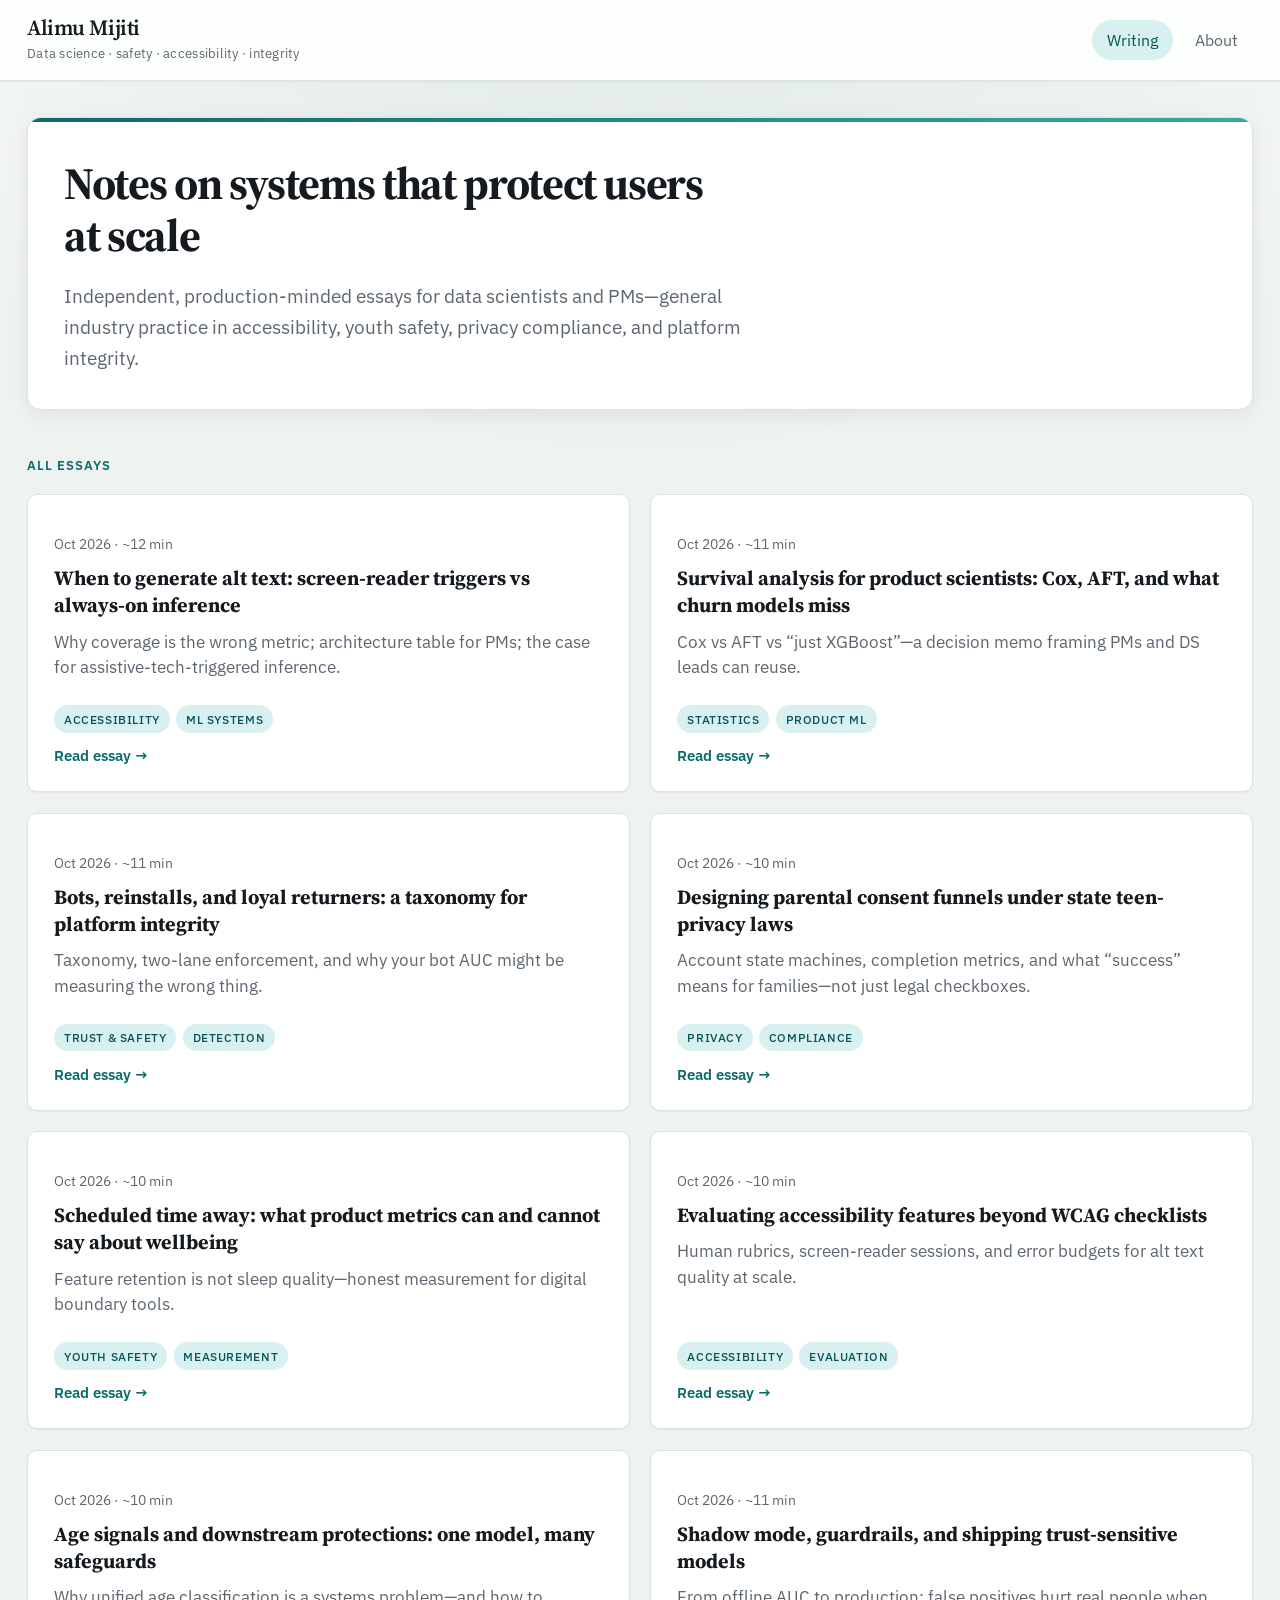
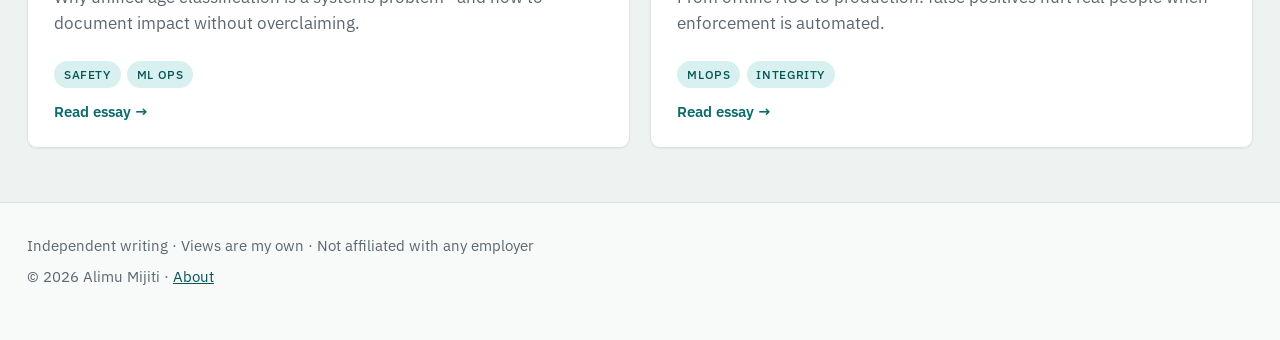
<file: index.html>
<!DOCTYPE html>
<html lang="en">
<head>
  <meta charset="utf-8">
  <meta name="viewport" content="width=device-width, initial-scale=1">
  <title>Alimu Mijiti — Writing on Safety, Accessibility &amp; Platform Integrity</title>
  <meta name="description" content="Essays on accessibility, platform integrity, youth safety, and data-centric product science by Alimu Mijiti.">
  <meta name="theme-color" content="#0a6b6b">
  <link rel="preconnect" href="https://fonts.googleapis.com">
  <link rel="preconnect" href="https://fonts.gstatic.com" crossorigin>
  <link href="https://fonts.googleapis.com/css2?family=IBM+Plex+Mono:wght@400;500&family=IBM+Plex+Sans:wght@400;500;600&family=Source+Serif+4:opsz,wght@8..60,400;8..60,600&display=swap" rel="stylesheet">
  <link rel="stylesheet" href="css/style.css">
</head>
<body>
  <a class="skip-link" href="#main">Skip to content</a>
  <header class="site-header">
    <div class="header-inner">
      <div class="site-brand">
        <p class="site-title"><a href="index.html">Alimu Mijiti</a></p>
        <p class="site-tagline">Data science · safety · accessibility · integrity</p>
      </div>
      <nav class="site-nav" aria-label="Primary">
        <a href="index.html" aria-current="page">Writing</a>
        <a href="about.html">About</a>
      </nav>
    </div>
  </header>

  <main id="main">
    <div class="hero-panel hero">
      <h1>Notes on systems that protect users at scale</h1>
      <p class="lede">Independent, production-minded essays for data scientists and PMs—general industry practice in accessibility, youth safety, privacy compliance, and platform integrity.</p>
    </div>

    <p class="section-label">All essays</p>
    <ul class="post-list">
      <li class="post-card">
        <p class="post-meta">Oct 2026 · ~12 min</p>
        <h2><a href="posts/01-screen-reader-triggered-alt-text.html">When to generate alt text: screen-reader triggers vs always-on inference</a></h2>
        <p>Why coverage is the wrong metric; architecture table for PMs; the case for assistive-tech-triggered inference.</p>
        <div class="post-tags"><span class="tag">Accessibility</span><span class="tag">ML systems</span></div>
        <a class="read-link" href="posts/01-screen-reader-triggered-alt-text.html">Read essay →</a>
      </li>
      <li class="post-card">
        <p class="post-meta">Oct 2026 · ~11 min</p>
        <h2><a href="posts/02-survival-analysis-for-product-scientists.html">Survival analysis for product scientists: Cox, AFT, and what churn models miss</a></h2>
        <p>Cox vs AFT vs “just XGBoost”—a decision memo framing PMs and DS leads can reuse.</p>
        <div class="post-tags"><span class="tag">Statistics</span><span class="tag">Product ML</span></div>
        <a class="read-link" href="posts/02-survival-analysis-for-product-scientists.html">Read essay →</a>
      </li>
      <li class="post-card">
        <p class="post-meta">Oct 2026 · ~11 min</p>
        <h2><a href="posts/03-bot-reinstall-taxonomy.html">Bots, reinstalls, and loyal returners: a taxonomy for platform integrity</a></h2>
        <p>Taxonomy, two-lane enforcement, and why your bot AUC might be measuring the wrong thing.</p>
        <div class="post-tags"><span class="tag">Trust &amp; safety</span><span class="tag">Detection</span></div>
        <a class="read-link" href="posts/03-bot-reinstall-taxonomy.html">Read essay →</a>
      </li>
      <li class="post-card">
        <p class="post-meta">Oct 2026 · ~10 min</p>
        <h2><a href="posts/04-parental-consent-funnels.html">Designing parental consent funnels under state teen-privacy laws</a></h2>
        <p>Account state machines, completion metrics, and what “success” means for families—not just legal checkboxes.</p>
        <div class="post-tags"><span class="tag">Privacy</span><span class="tag">Compliance</span></div>
        <a class="read-link" href="posts/04-parental-consent-funnels.html">Read essay →</a>
      </li>
      <li class="post-card">
        <p class="post-meta">Oct 2026 · ~10 min</p>
        <h2><a href="posts/05-scheduled-time-away-metrics.html">Scheduled time away: what product metrics can and cannot say about wellbeing</a></h2>
        <p>Feature retention is not sleep quality—honest measurement for digital boundary tools.</p>
        <div class="post-tags"><span class="tag">Youth safety</span><span class="tag">Measurement</span></div>
        <a class="read-link" href="posts/05-scheduled-time-away-metrics.html">Read essay →</a>
      </li>
      <li class="post-card">
        <p class="post-meta">Oct 2026 · ~10 min</p>
        <h2><a href="posts/06-evaluating-accessibility-beyond-wcag.html">Evaluating accessibility features beyond WCAG checklists</a></h2>
        <p>Human rubrics, screen-reader sessions, and error budgets for alt text quality at scale.</p>
        <div class="post-tags"><span class="tag">Accessibility</span><span class="tag">Evaluation</span></div>
        <a class="read-link" href="posts/06-evaluating-accessibility-beyond-wcag.html">Read essay →</a>
      </li>
      <li class="post-card">
        <p class="post-meta">Oct 2026 · ~10 min</p>
        <h2><a href="posts/07-age-signals-downstream-protections.html">Age signals and downstream protections: one model, many safeguards</a></h2>
        <p>Why unified age classification is a systems problem—and how to document impact without overclaiming.</p>
        <div class="post-tags"><span class="tag">Safety</span><span class="tag">ML ops</span></div>
        <a class="read-link" href="posts/07-age-signals-downstream-protections.html">Read essay →</a>
      </li>
      <li class="post-card">
        <p class="post-meta">Oct 2026 · ~11 min</p>
        <h2><a href="posts/08-shadow-mode-and-shipping-trust.html">Shadow mode, guardrails, and shipping trust-sensitive models</a></h2>
        <p>From offline AUC to production: false positives hurt real people when enforcement is automated.</p>
        <div class="post-tags"><span class="tag">MLOps</span><span class="tag">Integrity</span></div>
        <a class="read-link" href="posts/08-shadow-mode-and-shipping-trust.html">Read essay →</a>
      </li>
    </ul>
  </main>

  <footer class="site-footer">
    <p>Independent writing · Views are my own · Not affiliated with any employer</p>
    <p>© 2026 Alimu Mijiti · <a href="about.html">About</a></p>
  </footer>
</body>
</html>
</file>
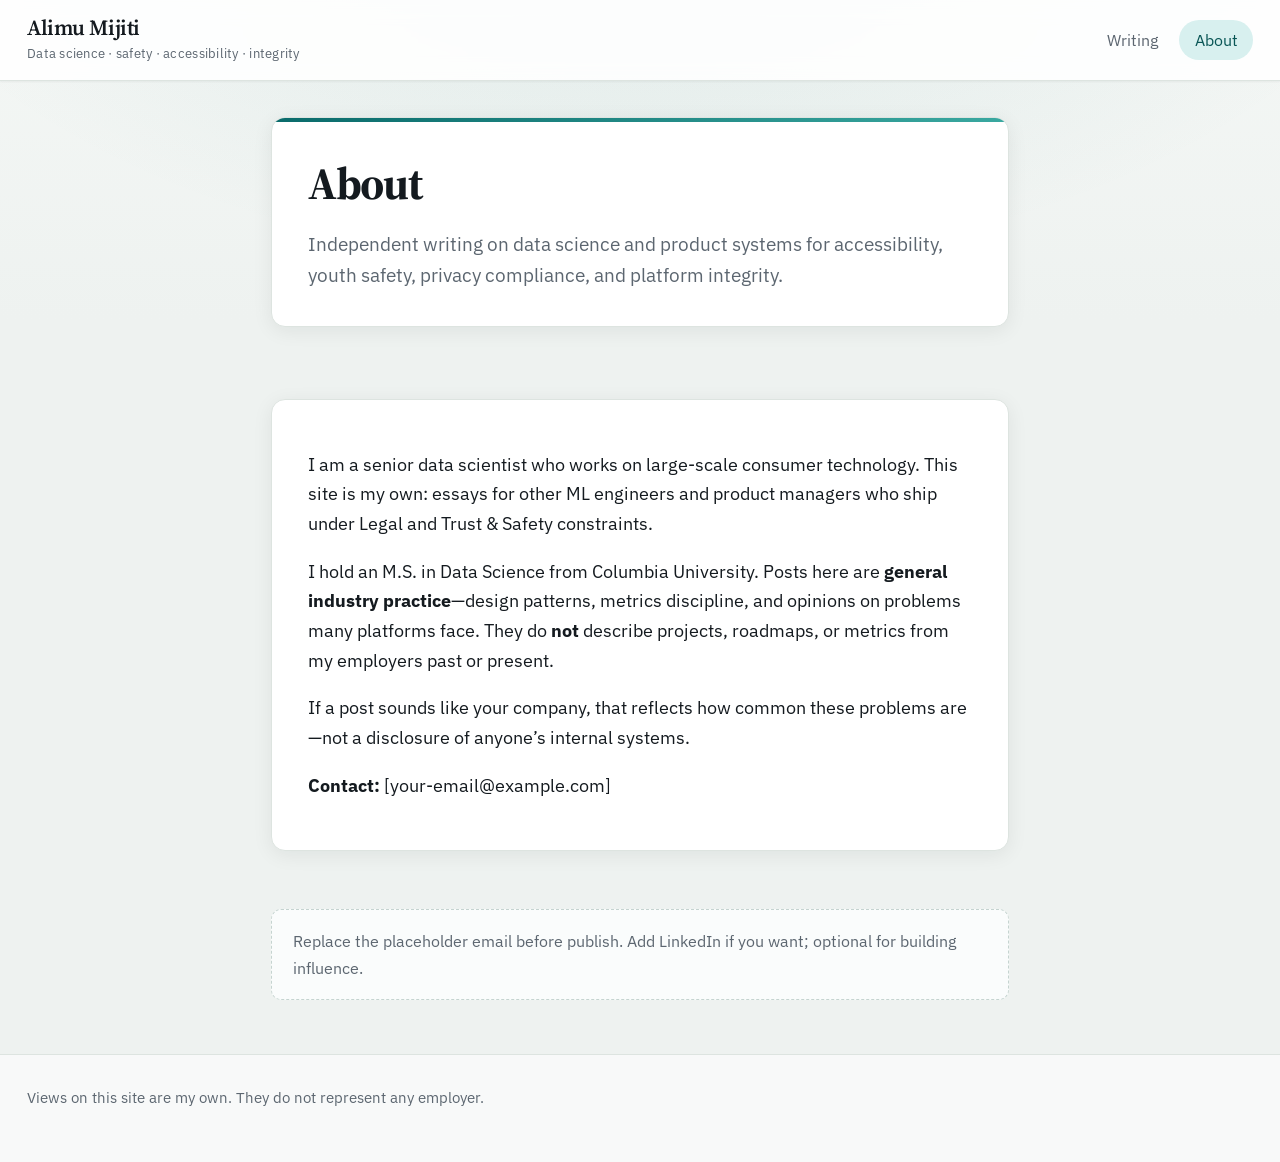
<file: about.html>
<!DOCTYPE html>
<html lang="en">
<head>
  <meta charset="utf-8">
  <meta name="viewport" content="width=device-width, initial-scale=1">
  <title>About — Alimu Mijiti</title>
  <link rel="preconnect" href="https://fonts.googleapis.com">
  <link rel="preconnect" href="https://fonts.gstatic.com" crossorigin>
  <link href="https://fonts.googleapis.com/css2?family=IBM+Plex+Mono:wght@400;500&family=IBM+Plex+Sans:wght@400;500;600&family=Source+Serif+4:opsz,wght@8..60,400;8..60,600&display=swap" rel="stylesheet">
  <link rel="stylesheet" href="css/style.css">
</head>
<body>
  <a class="skip-link" href="#main">Skip to content</a>
  <header class="site-header">
    <div class="header-inner">
      <div class="site-brand">
        <p class="site-title"><a href="index.html">Alimu Mijiti</a></p>
        <p class="site-tagline">Data science · safety · accessibility · integrity</p>
      </div>
      <nav class="site-nav" aria-label="Primary">
        <a href="index.html">Writing</a>
        <a href="about.html" aria-current="page">About</a>
      </nav>
    </div>
  </header>

  <main id="main" class="about-grid">
    <header class="hero-panel hero">
      <h1>About</h1>
      <p class="lede">Independent writing on data science and product systems for accessibility, youth safety, privacy compliance, and platform integrity.</p>
    </header>

    <div class="bio-card">
      <p>I am a senior data scientist who works on large-scale consumer technology. This site is my own: essays for other ML engineers and product managers who ship under Legal and Trust &amp; Safety constraints.</p>
      <p>I hold an M.S. in Data Science from Columbia University. Posts here are <strong>general industry practice</strong>—design patterns, metrics discipline, and opinions on problems many platforms face. They do <strong>not</strong> describe projects, roadmaps, or metrics from my employers past or present.</p>
      <p>If a post sounds like your company, that reflects how common these problems are—not a disclosure of anyone’s internal systems.</p>
      <p><strong>Contact:</strong> [your-email@example.com]</p>
    </div>

    <p class="note">Replace the placeholder email before publish. Add LinkedIn if you want; optional for building influence.</p>
  </main>

  <footer class="site-footer">
    <p>Views on this site are my own. They do not represent any employer.</p>
  </footer>
</body>
</html>
</file>
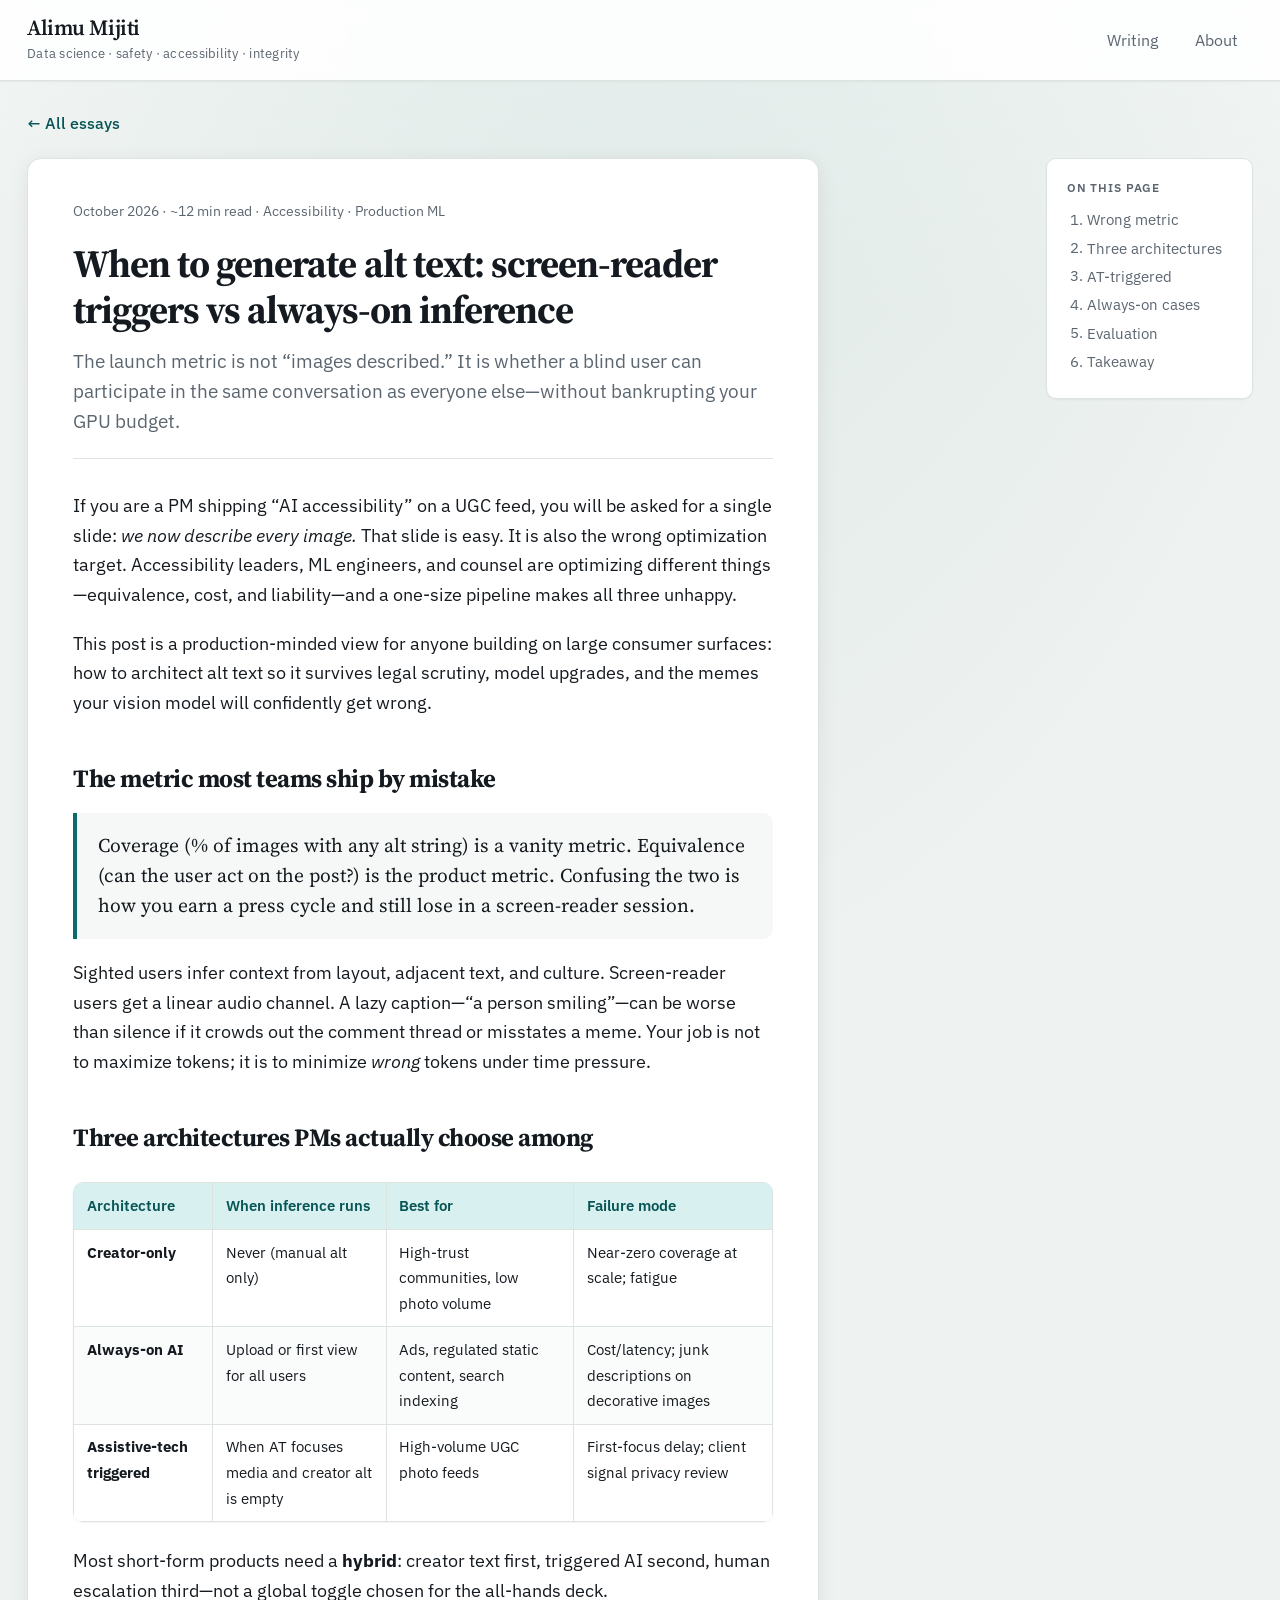
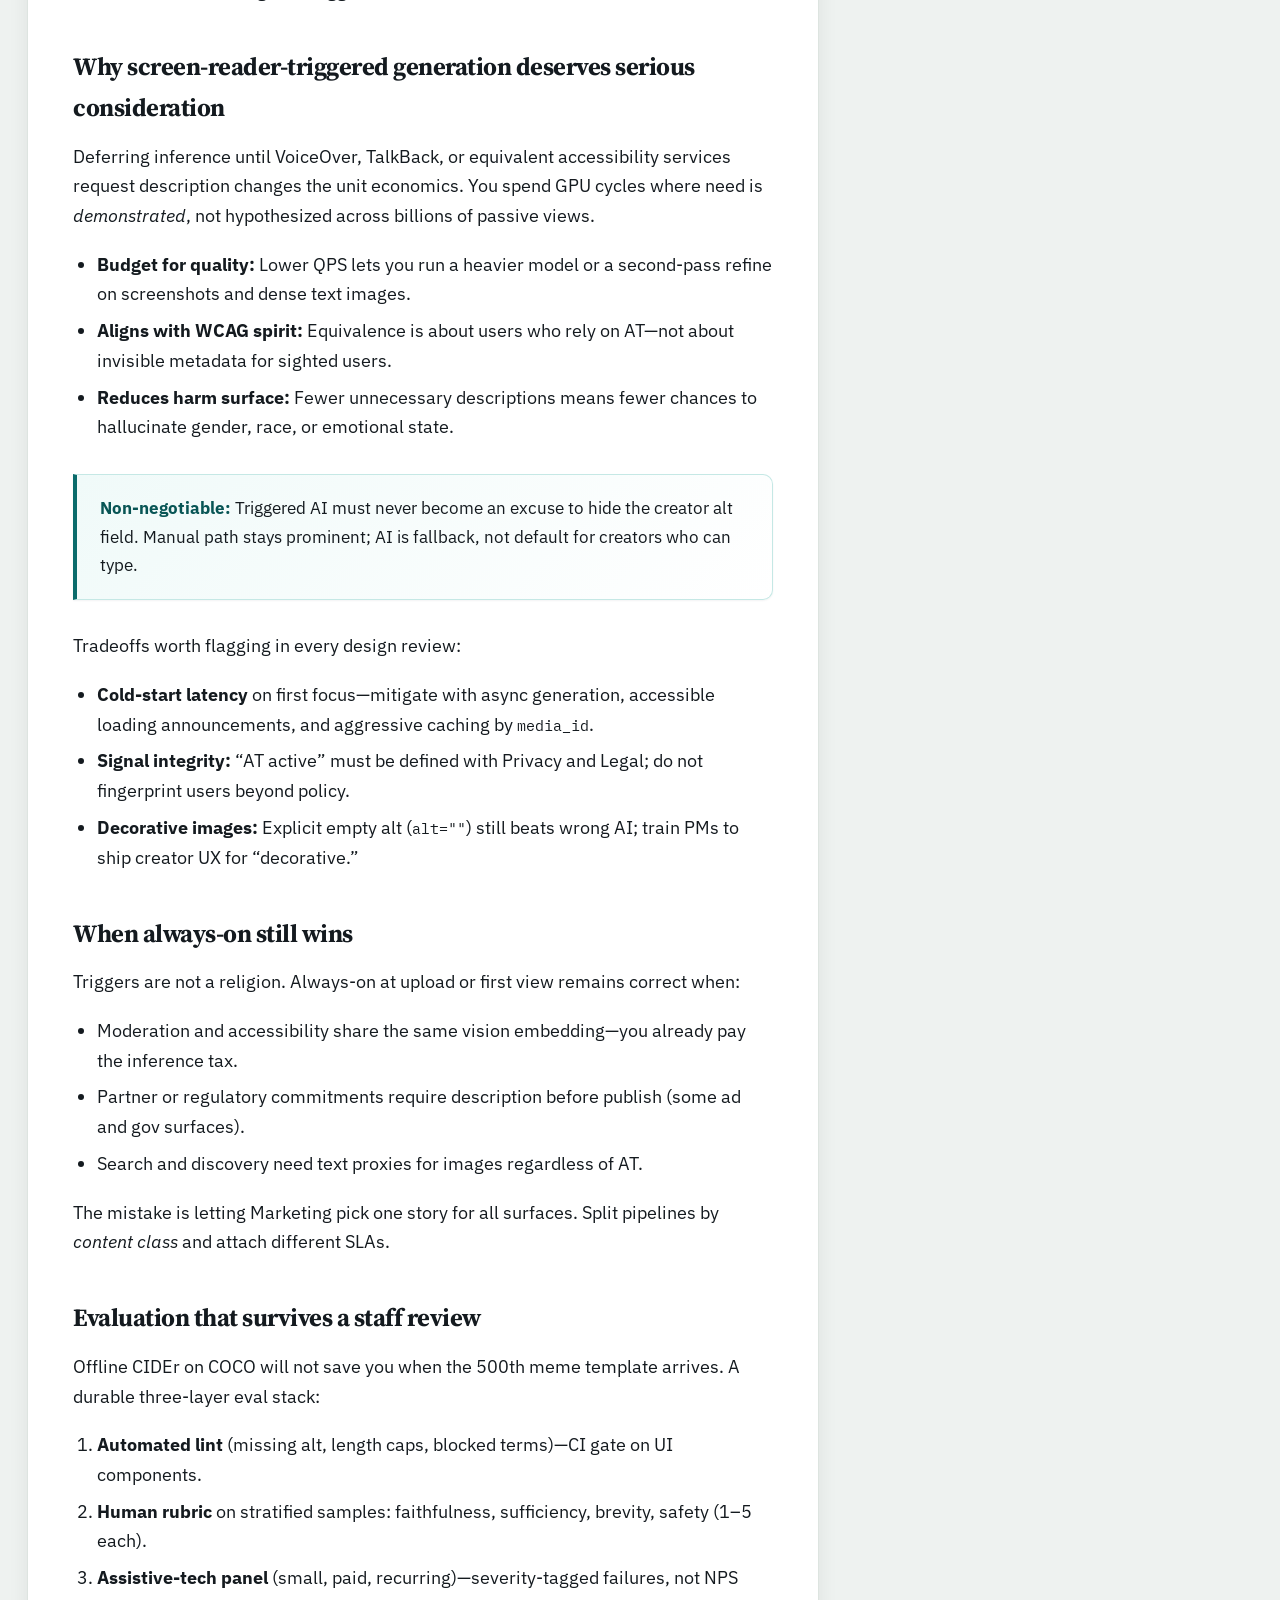
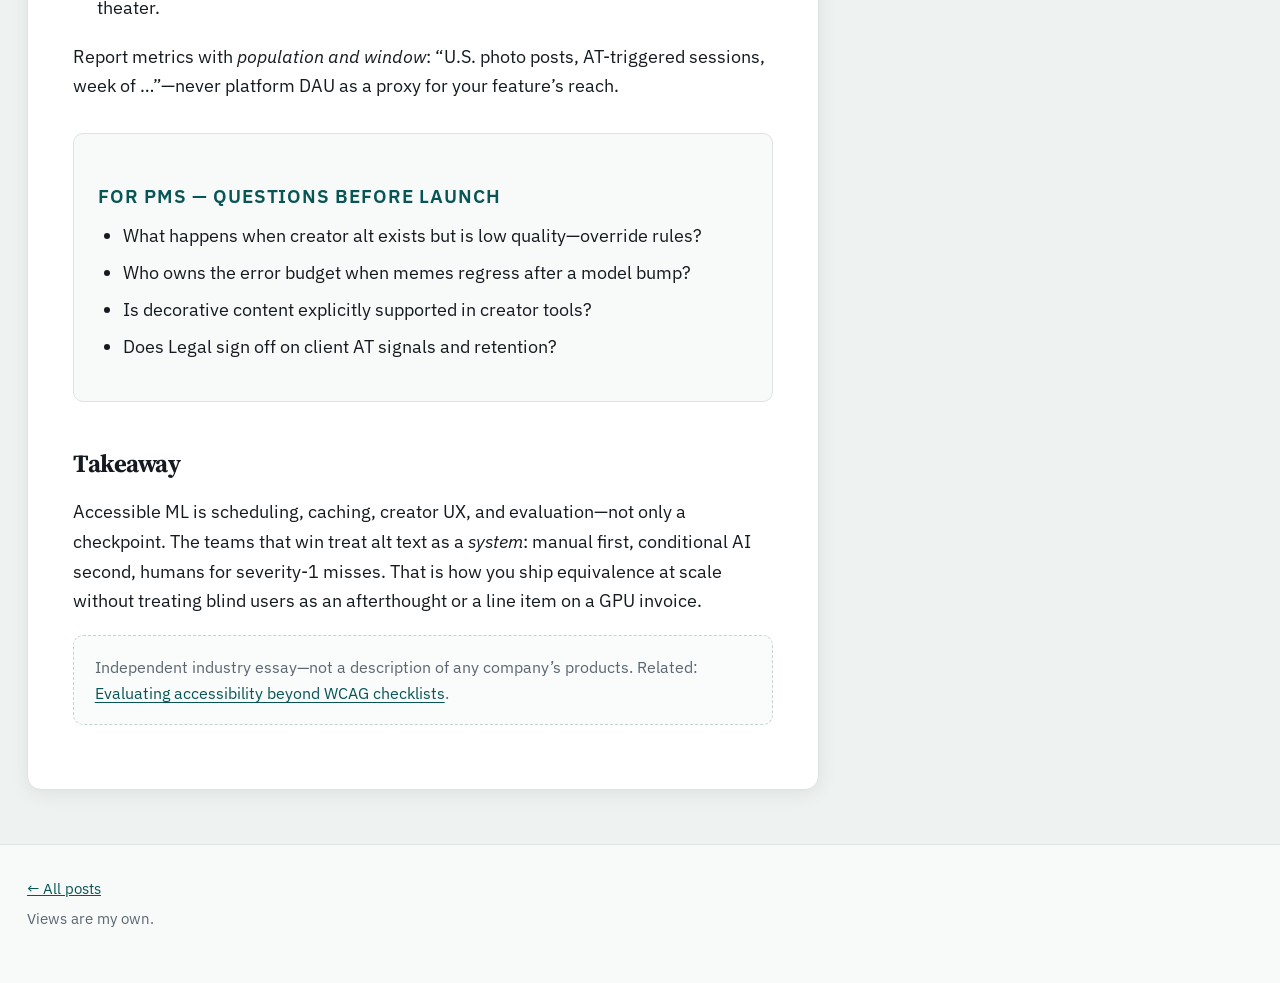
<file: posts/01-screen-reader-triggered-alt-text.html>
<!DOCTYPE html>
<html lang="en">
<head>
  <meta charset="utf-8">
  <meta name="theme-color" content="#0a6b6b">
  <meta name="viewport" content="width=device-width, initial-scale=1">
  <title>When to generate alt text — Alimu Mijiti</title>
  <meta name="description" content="A production ML view on screen-reader-triggered vs always-on AI alt text for PMs and data scientists.">
  <link rel="preconnect" href="https://fonts.googleapis.com">
  <link rel="preconnect" href="https://fonts.gstatic.com" crossorigin>
  <link href="https://fonts.googleapis.com/css2?family=IBM+Plex+Mono:wght@400;500&family=IBM+Plex+Sans:wght@400;500;600&family=Source+Serif+4:opsz,wght@8..60,400;8..60,600&display=swap" rel="stylesheet">
  <link rel="stylesheet" href="../css/style.css">
</head>
<body class="page-article">
  <a class="skip-link" href="#main">Skip to content</a>
    <header class="site-header">
    <div class="header-inner">
      <div class="site-brand">
        <p class="site-title"><a href="../index.html">Alimu Mijiti</a></p>
        <p class="site-tagline">Data science · safety · accessibility · integrity</p>
      </div>
      <nav class="site-nav" aria-label="Primary">
        <a href="../index.html">Writing</a>
        <a href="../about.html">About</a>
      </nav>
    </div>
  </header>
  <main id="main">
    <a class="back-link" href="../index.html">← All essays</a>
    <div class="article-wrap">
      <article class="prose" id="article-title">
        <p class="post-meta">October 2026 · ~12 min read · Accessibility · Production ML</p>
        <h1>When to generate alt text: screen-reader triggers vs always-on inference</h1>
        <p class="subtitle">The launch metric is not “images described.” It is whether a blind user can participate in the same conversation as everyone else—without bankrupting your GPU budget.</p>

        <p>If you are a PM shipping “AI accessibility” on a UGC feed, you will be asked for a single slide: <em>we now describe every image.</em> That slide is easy. It is also the wrong optimization target. Accessibility leaders, ML engineers, and counsel are optimizing different things—equivalence, cost, and liability—and a one-size pipeline makes all three unhappy.</p>

        <p>This post is a production-minded view for anyone building on large consumer surfaces: how to architect alt text so it survives legal scrutiny, model upgrades, and the memes your vision model will confidently get wrong.</p>

        <h2 id="wrong-metric">The metric most teams ship by mistake</h2>
        <p class="opinion">Coverage (% of images with any alt string) is a vanity metric. Equivalence (can the user act on the post?) is the product metric. Confusing the two is how you earn a press cycle and still lose in a screen-reader session.</p>
        <p>Sighted users infer context from layout, adjacent text, and culture. Screen-reader users get a linear audio channel. A lazy caption—“a person smiling”—can be worse than silence if it crowds out the comment thread or misstates a meme. Your job is not to maximize tokens; it is to minimize <em>wrong</em> tokens under time pressure.</p>

        <h2 id="architectures">Three architectures PMs actually choose among</h2>
        <table>
          <thead>
            <tr><th>Architecture</th><th>When inference runs</th><th>Best for</th><th>Failure mode</th></tr>
          </thead>
          <tbody>
            <tr>
              <td><strong>Creator-only</strong></td>
              <td>Never (manual alt only)</td>
              <td>High-trust communities, low photo volume</td>
              <td>Near-zero coverage at scale; fatigue</td>
            </tr>
            <tr>
              <td><strong>Always-on AI</strong></td>
              <td>Upload or first view for all users</td>
              <td>Ads, regulated static content, search indexing</td>
              <td>Cost/latency; junk descriptions on decorative images</td>
            </tr>
            <tr>
              <td><strong>Assistive-tech triggered</strong></td>
              <td>When AT focuses media and creator alt is empty</td>
              <td>High-volume UGC photo feeds</td>
              <td>First-focus delay; client signal privacy review</td>
            </tr>
          </tbody>
        </table>
        <p>Most short-form products need a <strong>hybrid</strong>: creator text first, triggered AI second, human escalation third—not a global toggle chosen for the all-hands deck.</p>

        <h2 id="trigger">Why screen-reader-triggered generation deserves serious consideration</h2>
        <p>Deferring inference until VoiceOver, TalkBack, or equivalent accessibility services request description changes the unit economics. You spend GPU cycles where need is <em>demonstrated</em>, not hypothesized across billions of passive views.</p>
        <ul>
          <li><strong>Budget for quality:</strong> Lower QPS lets you run a heavier model or a second-pass refine on screenshots and dense text images.</li>
          <li><strong>Aligns with WCAG spirit:</strong> Equivalence is about users who rely on AT—not about invisible metadata for sighted users.</li>
          <li><strong>Reduces harm surface:</strong> Fewer unnecessary descriptions means fewer chances to hallucinate gender, race, or emotional state.</li>
        </ul>
        <div class="callout">
          <strong>Non-negotiable:</strong> Triggered AI must never become an excuse to hide the creator alt field. Manual path stays prominent; AI is fallback, not default for creators who can type.
        </div>
        <p>Tradeoffs worth flagging in every design review:</p>
        <ul>
          <li><strong>Cold-start latency</strong> on first focus—mitigate with async generation, accessible loading announcements, and aggressive caching by <code>media_id</code>.</li>
          <li><strong>Signal integrity:</strong> “AT active” must be defined with Privacy and Legal; do not fingerprint users beyond policy.</li>
          <li><strong>Decorative images:</strong> Explicit empty alt (<code>alt=""</code>) still beats wrong AI; train PMs to ship creator UX for “decorative.”</li>
        </ul>

        <h2 id="always-on">When always-on still wins</h2>
        <p>Triggers are not a religion. Always-on at upload or first view remains correct when:</p>
        <ul>
          <li>Moderation and accessibility share the same vision embedding—you already pay the inference tax.</li>
          <li>Partner or regulatory commitments require description before publish (some ad and gov surfaces).</li>
          <li>Search and discovery need text proxies for images regardless of AT.</li>
        </ul>
        <p>The mistake is letting Marketing pick one story for all surfaces. Split pipelines by <em>content class</em> and attach different SLAs.</p>

        <h2 id="eval">Evaluation that survives a staff review</h2>
        <p>Offline CIDEr on COCO will not save you when the 500th meme template arrives. A durable three-layer eval stack:</p>
        <ol>
          <li><strong>Automated lint</strong> (missing alt, length caps, blocked terms)—CI gate on UI components.</li>
          <li><strong>Human rubric</strong> on stratified samples: faithfulness, sufficiency, brevity, safety (1–5 each).</li>
          <li><strong>Assistive-tech panel</strong> (small, paid, recurring)—severity-tagged failures, not NPS theater.</li>
        </ol>
        <p>Report metrics with <em>population and window</em>: “U.S. photo posts, AT-triggered sessions, week of …”—never platform DAU as a proxy for your feature’s reach.</p>

        <div class="pm-checklist">
          <h3>For PMs — questions before launch</h3>
          <ul>
            <li>What happens when creator alt exists but is low quality—override rules?</li>
            <li>Who owns the error budget when memes regress after a model bump?</li>
            <li>Is decorative content explicitly supported in creator tools?</li>
            <li>Does Legal sign off on client AT signals and retention?</li>
          </ul>
        </div>

        <h2 id="takeaway">Takeaway</h2>
        <p>Accessible ML is scheduling, caching, creator UX, and evaluation—not only a checkpoint. The teams that win treat alt text as a <em>system</em>: manual first, conditional AI second, humans for severity-1 misses. That is how you ship equivalence at scale without treating blind users as an afterthought or a line item on a GPU invoice.</p>

        <p class="note">Independent industry essay—not a description of any company’s products. Related: <a href="06-evaluating-accessibility-beyond-wcag.html">Evaluating accessibility beyond WCAG checklists</a>.</p>
      </article>
      <aside class="toc" aria-label="Table of contents">
        <h2>On this page</h2>
        <ol>
          <li><a href="#wrong-metric">Wrong metric</a></li>
          <li><a href="#architectures">Three architectures</a></li>
          <li><a href="#trigger">AT-triggered</a></li>
          <li><a href="#always-on">Always-on cases</a></li>
          <li><a href="#eval">Evaluation</a></li>
          <li><a href="#takeaway">Takeaway</a></li>
        </ol>
      </aside>
    </div>
  </main>
  <footer class="site-footer">
    <p><a href="../index.html">← All posts</a></p>
    <p>Views are my own.</p>
  </footer>
</body>
</html>
</file>
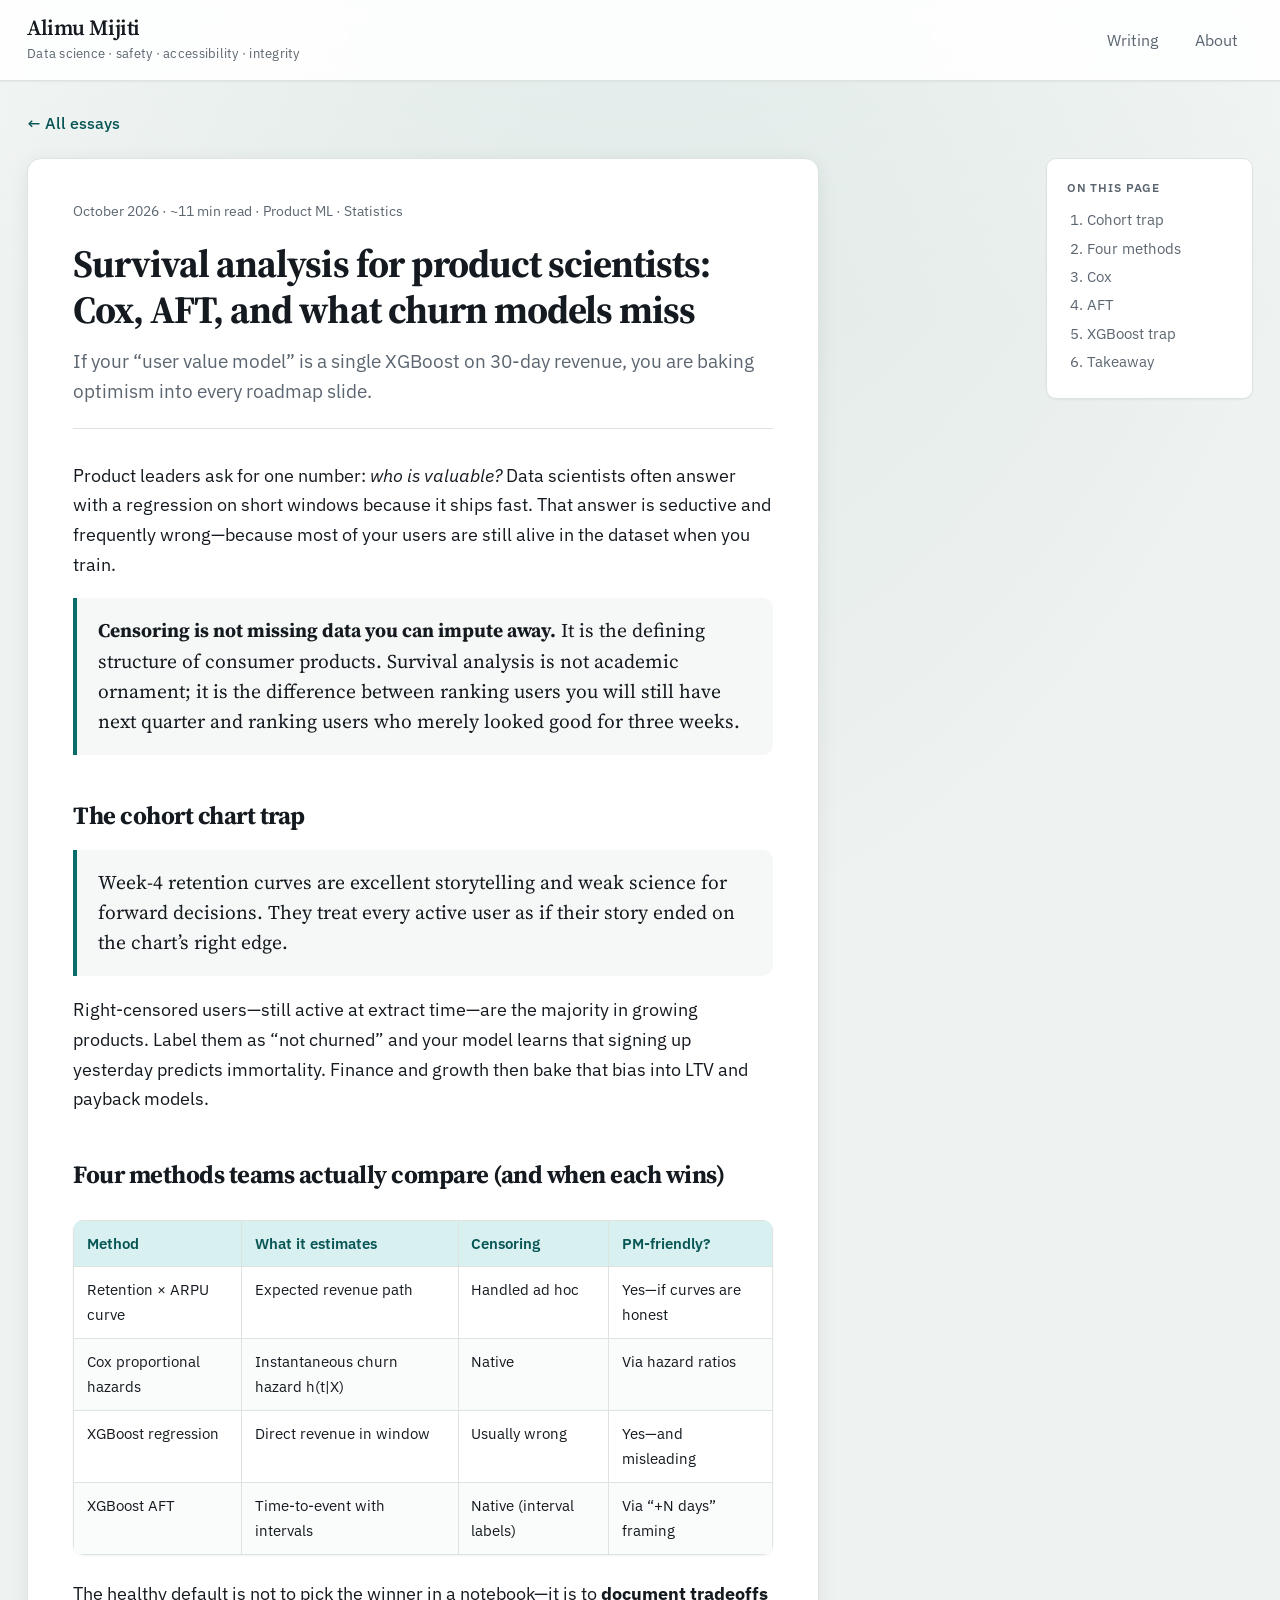
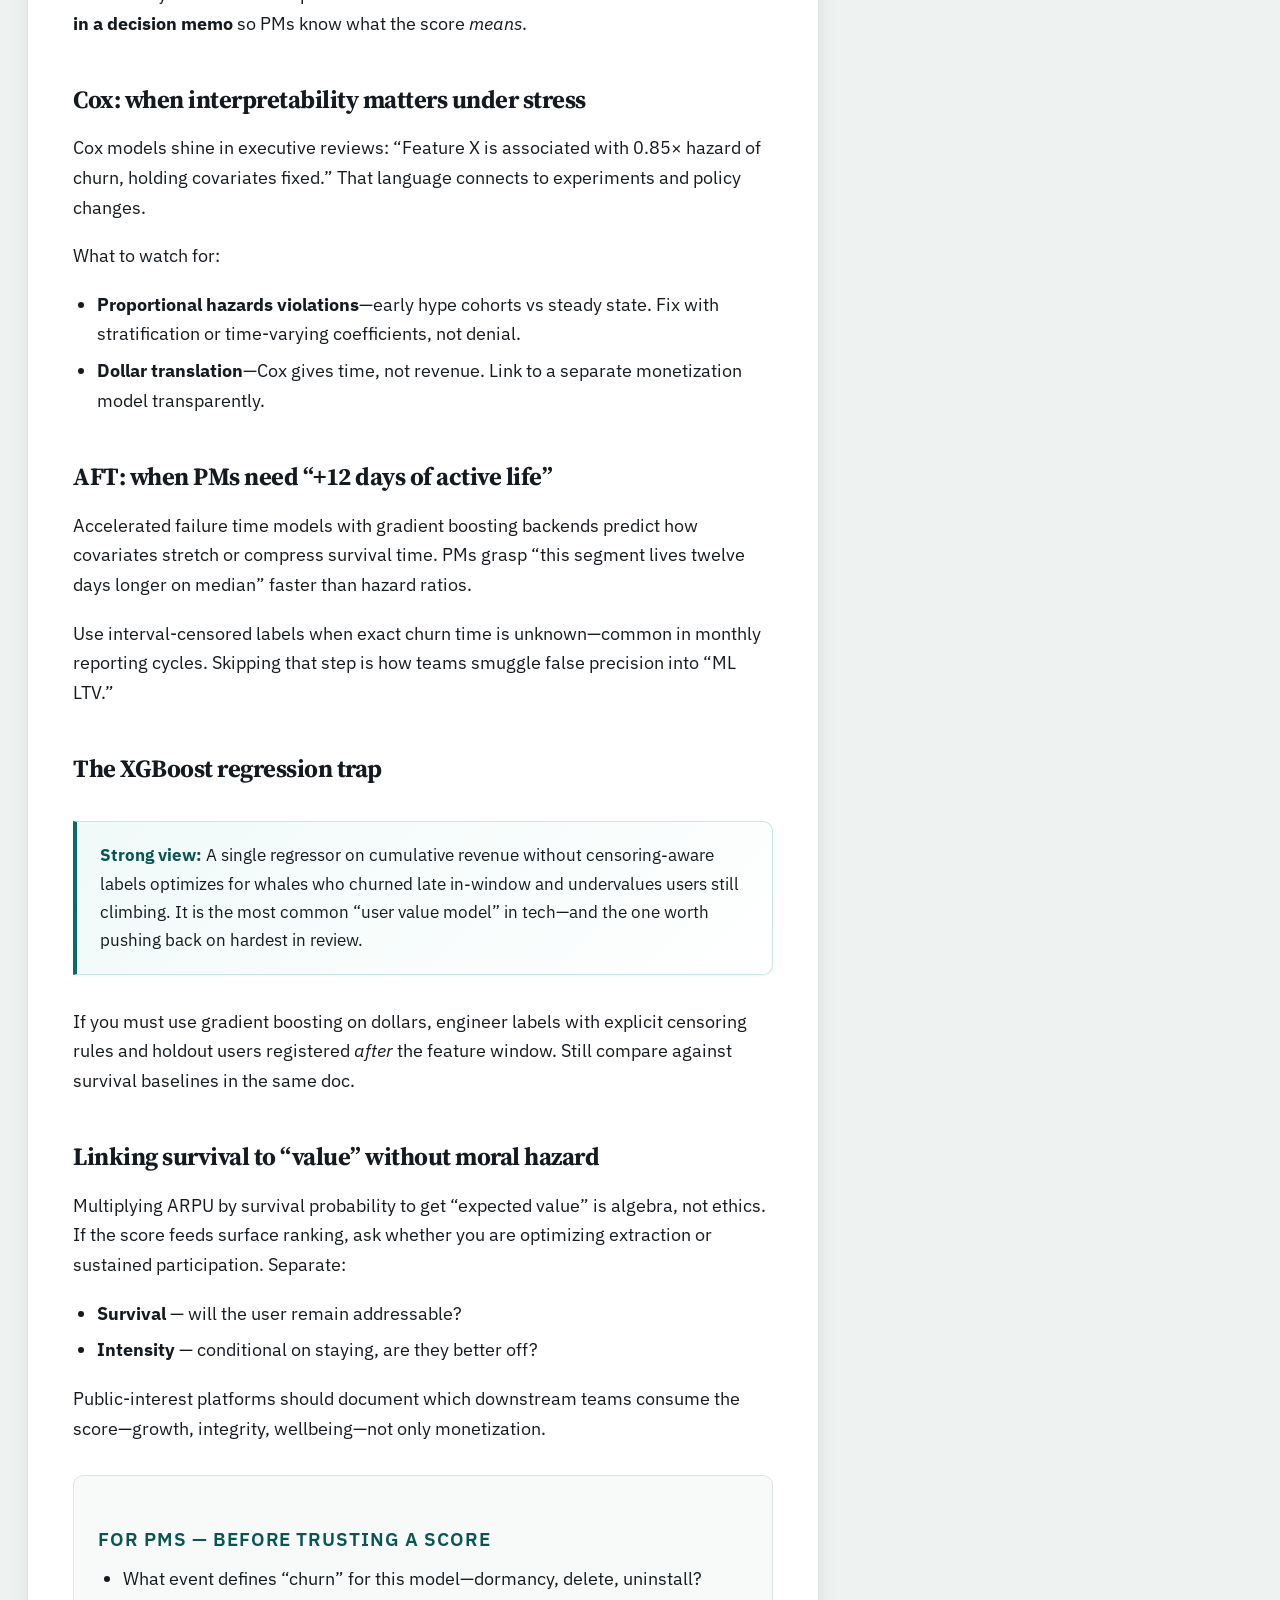
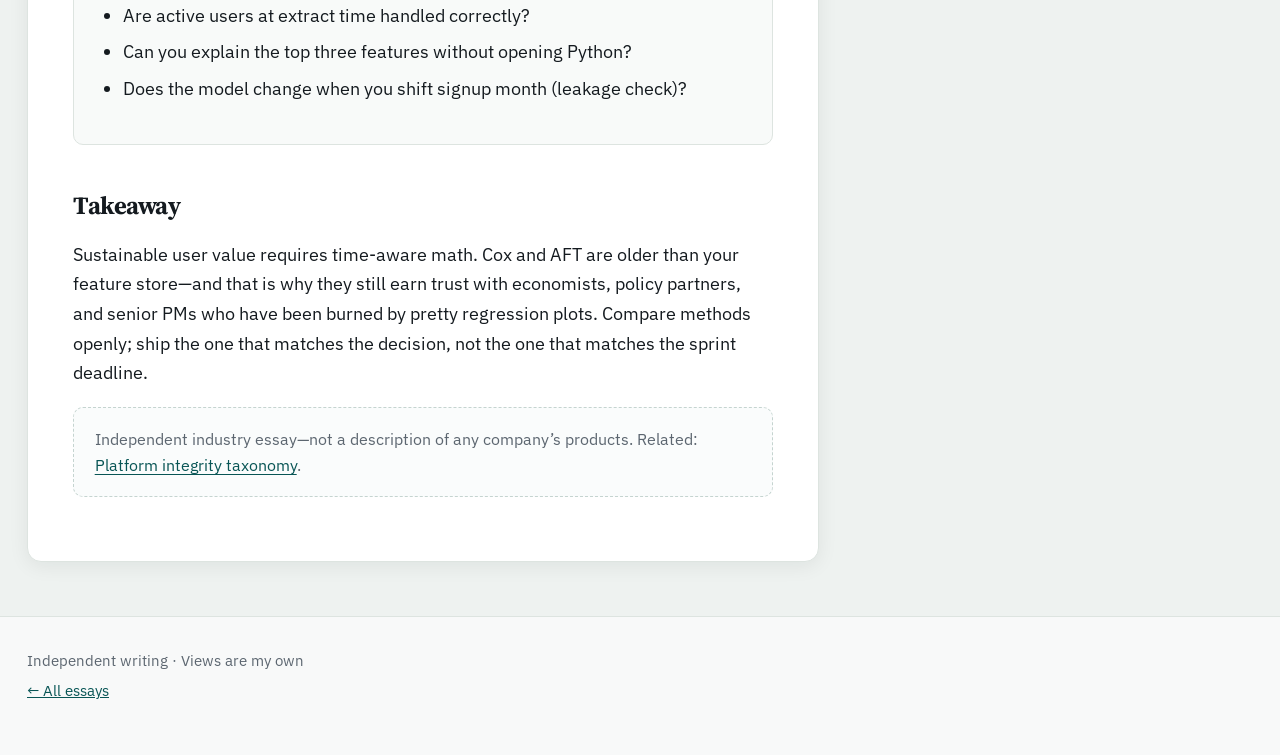
<file: posts/02-survival-analysis-for-product-scientists.html>
<!DOCTYPE html>
<html lang="en">
<head>
  <meta charset="utf-8">
  <meta name="theme-color" content="#0a6b6b">
  <meta name="viewport" content="width=device-width, initial-scale=1">
  <title>Survival analysis for product scientists — Alimu Mijiti</title>
  <meta name="description" content="Why Cox and AFT beat naive retention curves for user value—and how PMs should interpret the output.">
  <link rel="preconnect" href="https://fonts.googleapis.com">
  <link rel="preconnect" href="https://fonts.gstatic.com" crossorigin>
  <link href="https://fonts.googleapis.com/css2?family=IBM+Plex+Mono:wght@400;500&family=IBM+Plex+Sans:wght@400;500;600&family=Source+Serif+4:opsz,wght@8..60,400;8..60,600&display=swap" rel="stylesheet">
  <link rel="stylesheet" href="../css/style.css">
</head>
<body class="page-article">
  <a class="skip-link" href="#main">Skip to content</a>
    <header class="site-header">
    <div class="header-inner">
      <div class="site-brand">
        <p class="site-title"><a href="../index.html">Alimu Mijiti</a></p>
        <p class="site-tagline">Data science · safety · accessibility · integrity</p>
      </div>
      <nav class="site-nav" aria-label="Primary">
        <a href="../index.html">Writing</a>
        <a href="../about.html">About</a>
      </nav>
    </div>
  </header>
  <main id="main">
    <a class="back-link" href="../index.html">← All essays</a>
    <div class="article-wrap">
      <article class="prose">
        <p class="post-meta">October 2026 · ~11 min read · Product ML · Statistics</p>
        <h1>Survival analysis for product scientists: Cox, AFT, and what churn models miss</h1>
        <p class="subtitle">If your “user value model” is a single XGBoost on 30-day revenue, you are baking optimism into every roadmap slide.</p>

        <p>Product leaders ask for one number: <em>who is valuable?</em> Data scientists often answer with a regression on short windows because it ships fast. That answer is seductive and frequently wrong—because most of your users are still alive in the dataset when you train.</p>

        <p class="opinion"><strong>Censoring is not missing data you can impute away.</strong> It is the defining structure of consumer products. Survival analysis is not academic ornament; it is the difference between ranking users you will still have next quarter and ranking users who merely looked good for three weeks.</p>

        <h2 id="cohort-trap">The cohort chart trap</h2>
        <p class="opinion">Week-4 retention curves are excellent storytelling and weak science for forward decisions. They treat every active user as if their story ended on the chart’s right edge.</p>
        <p>Right-censored users—still active at extract time—are the majority in growing products. Label them as “not churned” and your model learns that signing up yesterday predicts immortality. Finance and growth then bake that bias into LTV and payback models.</p>

        <h2 id="four-methods">Four methods teams actually compare (and when each wins)</h2>
        <table>
          <thead>
            <tr><th>Method</th><th>What it estimates</th><th>Censoring</th><th>PM-friendly?</th></tr>
          </thead>
          <tbody>
            <tr><td>Retention × ARPU curve</td><td>Expected revenue path</td><td>Handled ad hoc</td><td>Yes—if curves are honest</td></tr>
            <tr><td>Cox proportional hazards</td><td>Instantaneous churn hazard h(t|X)</td><td>Native</td><td>Via hazard ratios</td></tr>
            <tr><td>XGBoost regression</td><td>Direct revenue in window</td><td>Usually wrong</td><td>Yes—and misleading</td></tr>
            <tr><td>XGBoost AFT</td><td>Time-to-event with intervals</td><td>Native (interval labels)</td><td>Via “+N days” framing</td></tr>
          </tbody>
        </table>
        <p>The healthy default is not to pick the winner in a notebook—it is to <strong>document tradeoffs in a decision memo</strong> so PMs know what the score <em>means</em>.</p>

        <h2 id="cox">Cox: when interpretability matters under stress</h2>
        <p>Cox models shine in executive reviews: “Feature X is associated with 0.85× hazard of churn, holding covariates fixed.” That language connects to experiments and policy changes.</p>
        <p>What to watch for:</p>
        <ul>
          <li><strong>Proportional hazards violations</strong>—early hype cohorts vs steady state. Fix with stratification or time-varying coefficients, not denial.</li>
          <li><strong>Dollar translation</strong>—Cox gives time, not revenue. Link to a separate monetization model transparently.</li>
        </ul>

        <h2 id="aft">AFT: when PMs need “+12 days of active life”</h2>
        <p>Accelerated failure time models with gradient boosting backends predict how covariates stretch or compress survival time. PMs grasp “this segment lives twelve days longer on median” faster than hazard ratios.</p>
        <p>Use interval-censored labels when exact churn time is unknown—common in monthly reporting cycles. Skipping that step is how teams smuggle false precision into “ML LTV.”</p>

        <h2 id="xgboost-trap">The XGBoost regression trap</h2>
        <div class="callout">
          <strong>Strong view:</strong> A single regressor on cumulative revenue without censoring-aware labels optimizes for whales who churned late in-window and undervalues users still climbing. It is the most common “user value model” in tech—and the one worth pushing back on hardest in review.
        </div>
        <p>If you must use gradient boosting on dollars, engineer labels with explicit censoring rules and holdout users registered <em>after</em> the feature window. Still compare against survival baselines in the same doc.</p>

        <h2 id="value-link">Linking survival to “value” without moral hazard</h2>
        <p>Multiplying ARPU by survival probability to get “expected value” is algebra, not ethics. If the score feeds surface ranking, ask whether you are optimizing extraction or sustained participation. Separate:</p>
        <ul>
          <li><strong>Survival</strong> — will the user remain addressable?</li>
          <li><strong>Intensity</strong> — conditional on staying, are they better off?</li>
        </ul>
        <p>Public-interest platforms should document which downstream teams consume the score—growth, integrity, wellbeing—not only monetization.</p>

        <div class="pm-checklist">
          <h3>For PMs — before trusting a score</h3>
          <ul>
            <li>What event defines “churn” for this model—dormancy, delete, uninstall?</li>
            <li>Are active users at extract time handled correctly?</li>
            <li>Can you explain the top three features without opening Python?</li>
            <li>Does the model change when you shift signup month (leakage check)?</li>
          </ul>
        </div>

        <h2 id="takeaway">Takeaway</h2>
        <p>Sustainable user value requires time-aware math. Cox and AFT are older than your feature store—and that is why they still earn trust with economists, policy partners, and senior PMs who have been burned by pretty regression plots. Compare methods openly; ship the one that matches the decision, not the one that matches the sprint deadline.</p>

        <p class="note">Independent industry essay—not a description of any company’s products. Related: <a href="03-bot-reinstall-taxonomy.html">Platform integrity taxonomy</a>.</p>
      </article>
      <aside class="toc" aria-label="Table of contents">
        <h2>On this page</h2>
        <ol>
          <li><a href="#cohort-trap">Cohort trap</a></li>
          <li><a href="#four-methods">Four methods</a></li>
          <li><a href="#cox">Cox</a></li>
          <li><a href="#aft">AFT</a></li>
          <li><a href="#xgboost-trap">XGBoost trap</a></li>
          <li><a href="#takeaway">Takeaway</a></li>
        </ol>
      </aside>
    </div>
  </main>
  <footer class="site-footer">
    <p>Independent writing · Views are my own</p>
    <p><a href="../index.html">← All essays</a></p>
  </footer>
</body>
</html>
</file>
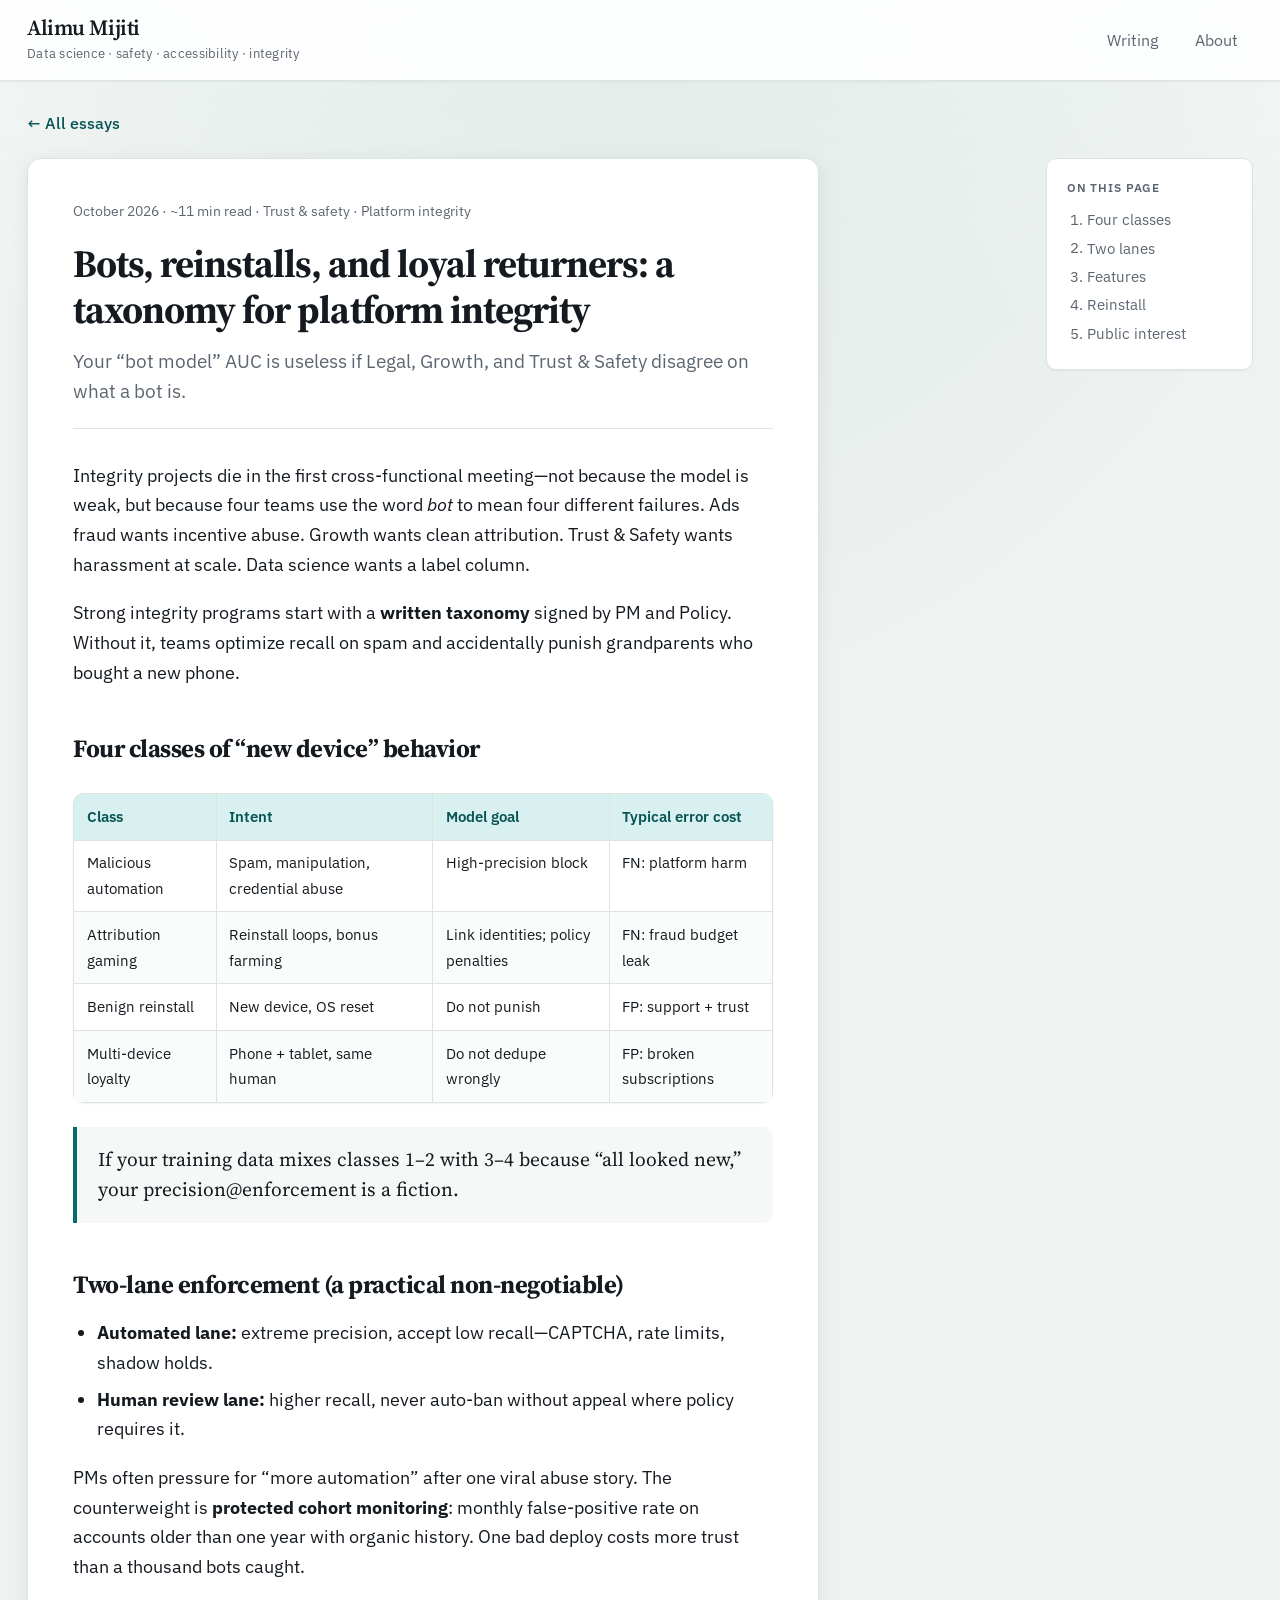
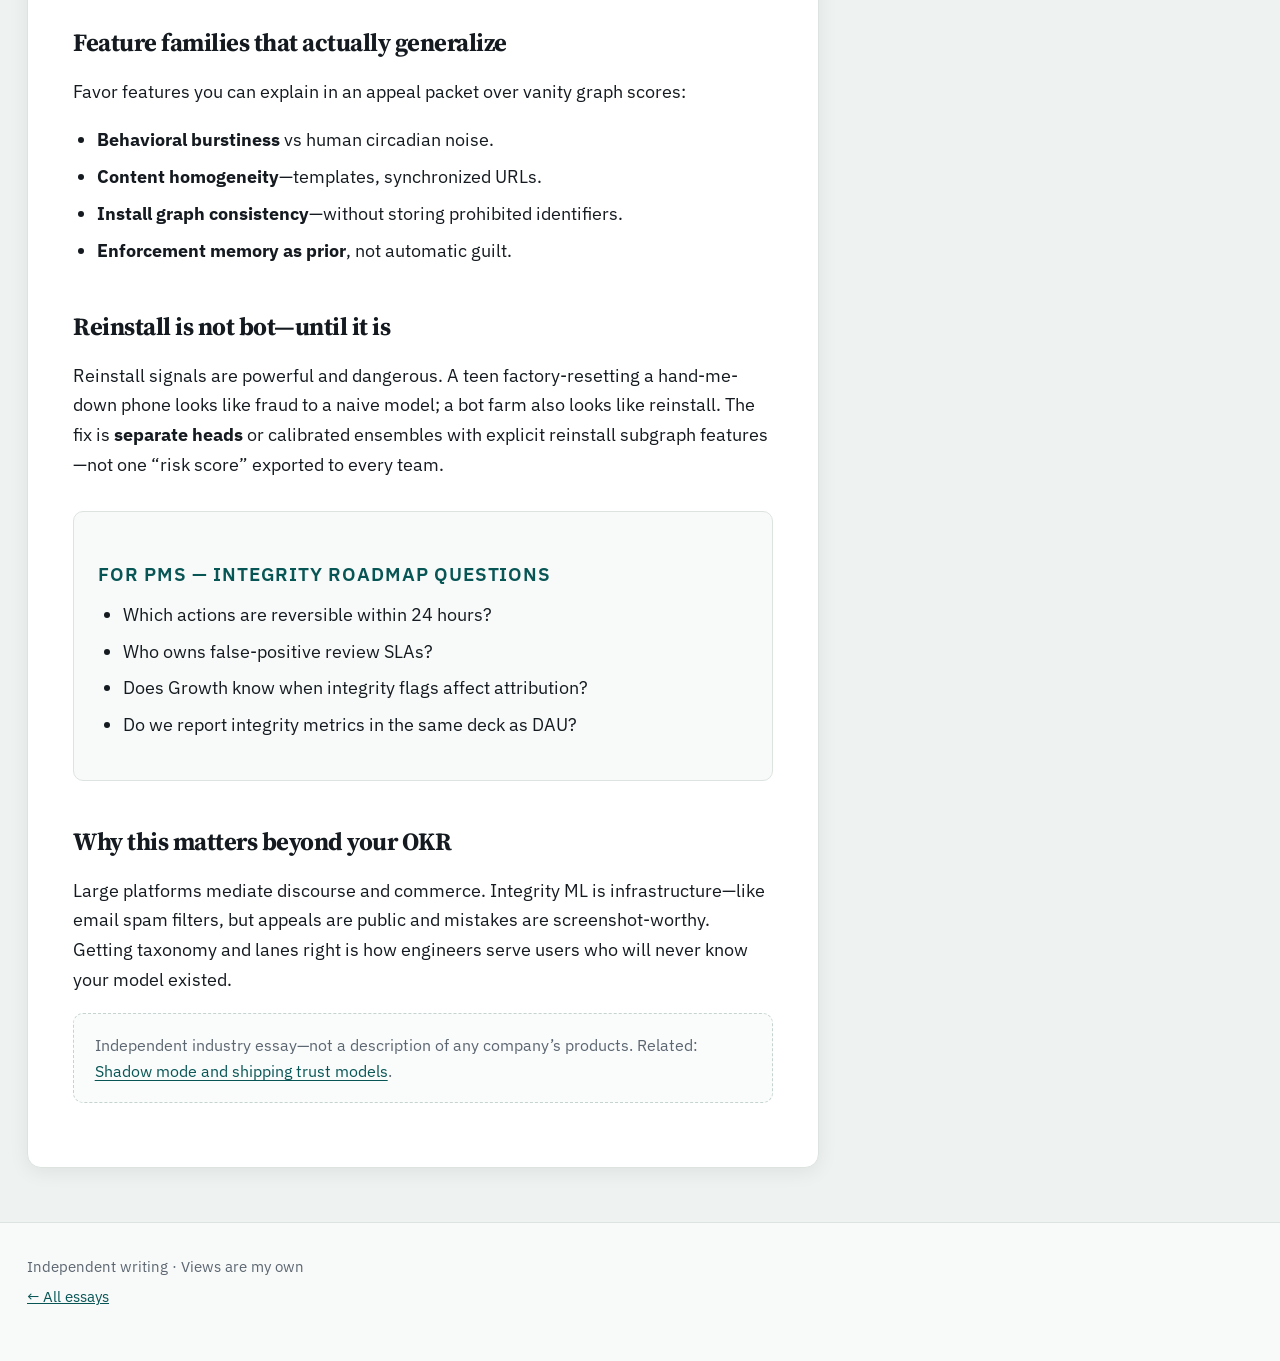
<file: posts/03-bot-reinstall-taxonomy.html>
<!DOCTYPE html>
<html lang="en">
<head>
  <meta charset="utf-8">
  <meta name="theme-color" content="#0a6b6b">
  <meta name="viewport" content="width=device-width, initial-scale=1">
  <title>Bots, reinstalls, and loyal returners — Alimu Mijiti</title>
  <meta name="description" content="A taxonomy and operating model for platform integrity before you tune another bot model.">
  <link rel="preconnect" href="https://fonts.googleapis.com">
  <link rel="preconnect" href="https://fonts.gstatic.com" crossorigin>
  <link href="https://fonts.googleapis.com/css2?family=IBM+Plex+Mono:wght@400;500&family=IBM+Plex+Sans:wght@400;500;600&family=Source+Serif+4:opsz,wght@8..60,400;8..60,600&display=swap" rel="stylesheet">
  <link rel="stylesheet" href="../css/style.css">
</head>
<body class="page-article">
  <a class="skip-link" href="#main">Skip to content</a>
    <header class="site-header">
    <div class="header-inner">
      <div class="site-brand">
        <p class="site-title"><a href="../index.html">Alimu Mijiti</a></p>
        <p class="site-tagline">Data science · safety · accessibility · integrity</p>
      </div>
      <nav class="site-nav" aria-label="Primary">
        <a href="../index.html">Writing</a>
        <a href="../about.html">About</a>
      </nav>
    </div>
  </header>
  <main id="main">
    <a class="back-link" href="../index.html">← All essays</a>
    <div class="article-wrap">
      <article class="prose">
        <p class="post-meta">October 2026 · ~11 min read · Trust &amp; safety · Platform integrity</p>
        <h1>Bots, reinstalls, and loyal returners: a taxonomy for platform integrity</h1>
        <p class="subtitle">Your “bot model” AUC is useless if Legal, Growth, and Trust &amp; Safety disagree on what a bot is.</p>

        <p>Integrity projects die in the first cross-functional meeting—not because the model is weak, but because four teams use the word <em>bot</em> to mean four different failures. Ads fraud wants incentive abuse. Growth wants clean attribution. Trust &amp; Safety wants harassment at scale. Data science wants a label column.</p>

        <p>Strong integrity programs start with a <strong>written taxonomy</strong> signed by PM and Policy. Without it, teams optimize recall on spam and accidentally punish grandparents who bought a new phone.</p>

        <h2 id="classes">Four classes of “new device” behavior</h2>
        <table>
          <thead>
            <tr><th>Class</th><th>Intent</th><th>Model goal</th><th>Typical error cost</th></tr>
          </thead>
          <tbody>
            <tr><td>Malicious automation</td><td>Spam, manipulation, credential abuse</td><td>High-precision block</td><td>FN: platform harm</td></tr>
            <tr><td>Attribution gaming</td><td>Reinstall loops, bonus farming</td><td>Link identities; policy penalties</td><td>FN: fraud budget leak</td></tr>
            <tr><td>Benign reinstall</td><td>New device, OS reset</td><td>Do not punish</td><td>FP: support + trust</td></tr>
            <tr><td>Multi-device loyalty</td><td>Phone + tablet, same human</td><td>Do not dedupe wrongly</td><td>FP: broken subscriptions</td></tr>
          </tbody>
        </table>
        <p class="opinion">If your training data mixes classes 1–2 with 3–4 because “all looked new,” your precision@enforcement is a fiction.</p>

        <h2 id="lanes">Two-lane enforcement (a practical non-negotiable)</h2>
        <ul>
          <li><strong>Automated lane:</strong> extreme precision, accept low recall—CAPTCHA, rate limits, shadow holds.</li>
          <li><strong>Human review lane:</strong> higher recall, never auto-ban without appeal where policy requires it.</li>
        </ul>
        <p>PMs often pressure for “more automation” after one viral abuse story. The counterweight is <strong>protected cohort monitoring</strong>: monthly false-positive rate on accounts older than one year with organic history. One bad deploy costs more trust than a thousand bots caught.</p>

        <h2 id="features">Feature families that actually generalize</h2>
        <p>Favor features you can explain in an appeal packet over vanity graph scores:</p>
        <ul>
          <li><strong>Behavioral burstiness</strong> vs human circadian noise.</li>
          <li><strong>Content homogeneity</strong>—templates, synchronized URLs.</li>
          <li><strong>Install graph consistency</strong>—without storing prohibited identifiers.</li>
          <li><strong>Enforcement memory as prior</strong>, not automatic guilt.</li>
        </ul>

        <h2 id="reinstall">Reinstall is not bot—until it is</h2>
        <p>Reinstall signals are powerful and dangerous. A teen factory-resetting a hand-me-down phone looks like fraud to a naive model; a bot farm also looks like reinstall. The fix is <strong>separate heads</strong> or calibrated ensembles with explicit reinstall subgraph features—not one “risk score” exported to every team.</p>

        <div class="pm-checklist">
          <h3>For PMs — integrity roadmap questions</h3>
          <ul>
            <li>Which actions are reversible within 24 hours?</li>
            <li>Who owns false-positive review SLAs?</li>
            <li>Does Growth know when integrity flags affect attribution?</li>
            <li>Do we report integrity metrics in the same deck as DAU?</li>
          </ul>
        </div>

        <h2 id="public">Why this matters beyond your OKR</h2>
        <p>Large platforms mediate discourse and commerce. Integrity ML is infrastructure—like email spam filters, but appeals are public and mistakes are screenshot-worthy. Getting taxonomy and lanes right is how engineers serve users who will never know your model existed.</p>

        <p class="note">Independent industry essay—not a description of any company’s products. Related: <a href="08-shadow-mode-and-shipping-trust.html">Shadow mode and shipping trust models</a>.</p>
      </article>
      <aside class="toc" aria-label="Table of contents">
        <h2>On this page</h2>
        <ol>
          <li><a href="#classes">Four classes</a></li>
          <li><a href="#lanes">Two lanes</a></li>
          <li><a href="#features">Features</a></li>
          <li><a href="#reinstall">Reinstall</a></li>
          <li><a href="#public">Public interest</a></li>
        </ol>
      </aside>
    </div>
  </main>
  <footer class="site-footer">
    <p>Independent writing · Views are my own</p>
    <p><a href="../index.html">← All essays</a></p>
  </footer>
</body>
</html>
</file>
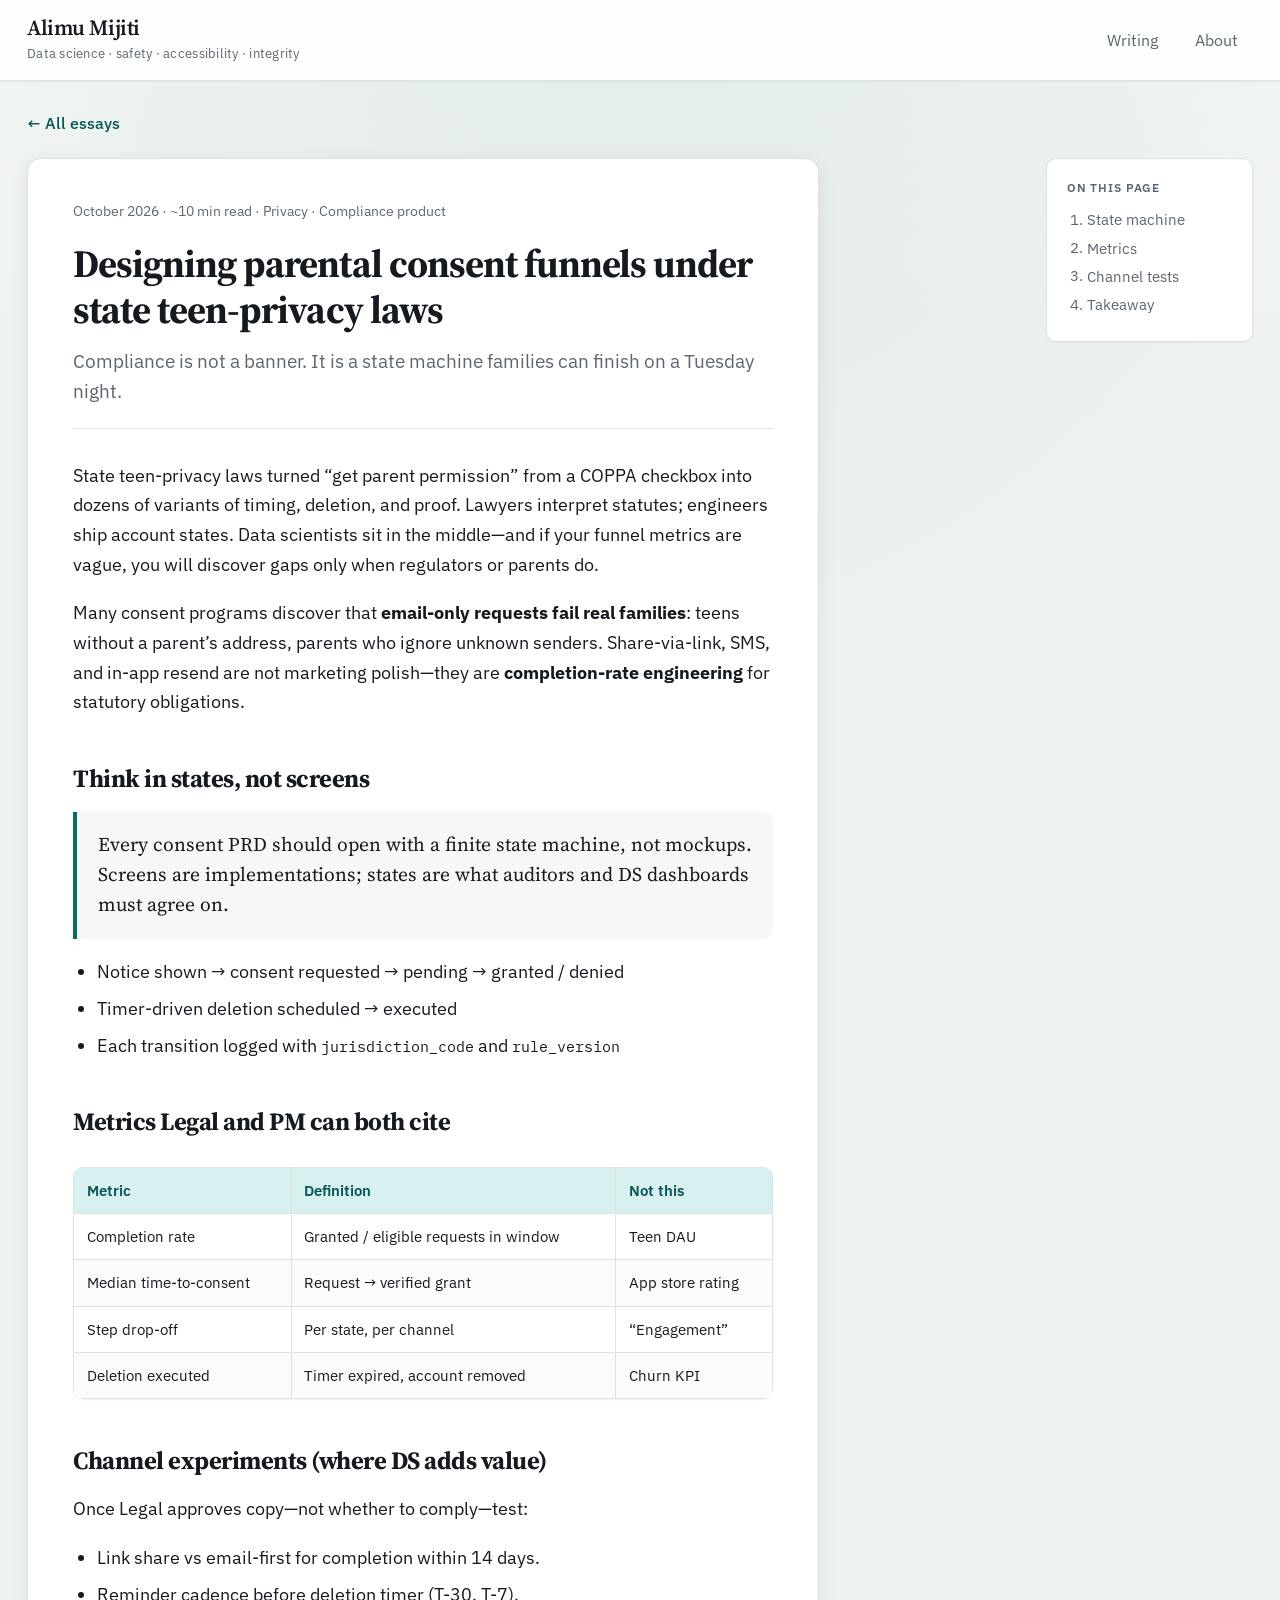
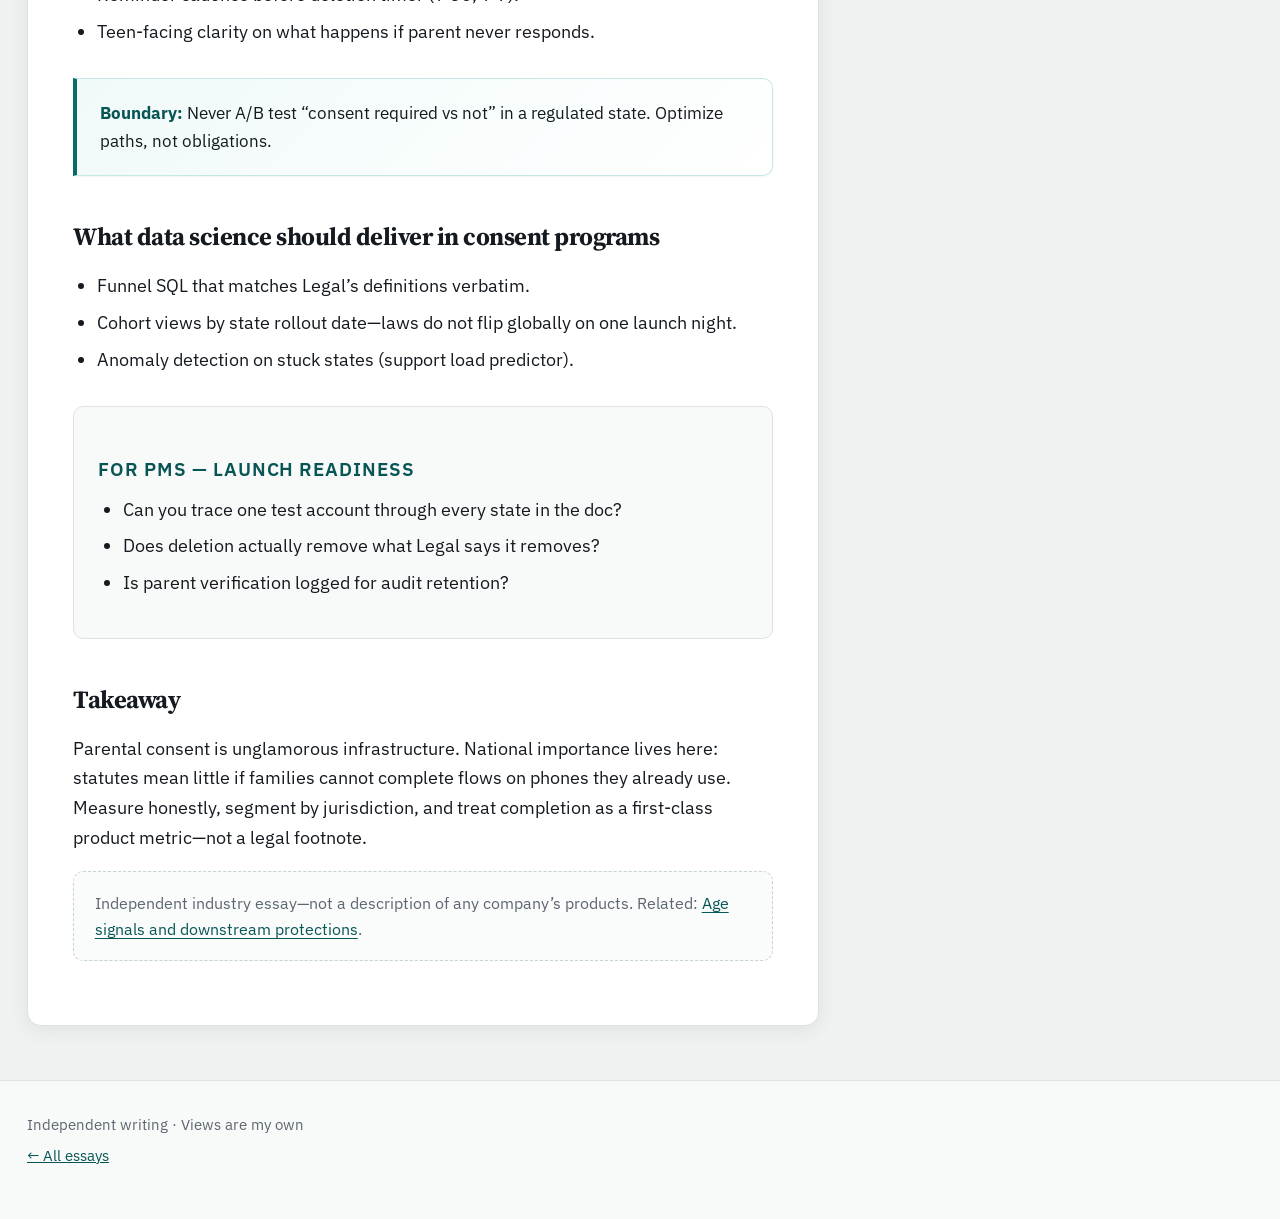
<file: posts/04-parental-consent-funnels.html>
<!DOCTYPE html>
<html lang="en">
<head>
  <meta charset="utf-8">
  <meta name="theme-color" content="#0a6b6b">
  <meta name="viewport" content="width=device-width, initial-scale=1">
  <title>Parental consent funnels — Alimu Mijiti</title>
  <meta name="description" content="How data scientists should measure state teen-privacy consent flows that Legal can defend.">
  <link rel="preconnect" href="https://fonts.googleapis.com">
  <link rel="preconnect" href="https://fonts.gstatic.com" crossorigin>
  <link href="https://fonts.googleapis.com/css2?family=IBM+Plex+Mono:wght@400;500&family=IBM+Plex+Sans:wght@400;500;600&family=Source+Serif+4:opsz,wght@8..60,400;8..60,600&display=swap" rel="stylesheet">
  <link rel="stylesheet" href="../css/style.css">
</head>
<body class="page-article">
  <a class="skip-link" href="#main">Skip to content</a>
    <header class="site-header">
    <div class="header-inner">
      <div class="site-brand">
        <p class="site-title"><a href="../index.html">Alimu Mijiti</a></p>
        <p class="site-tagline">Data science · safety · accessibility · integrity</p>
      </div>
      <nav class="site-nav" aria-label="Primary">
        <a href="../index.html">Writing</a>
        <a href="../about.html">About</a>
      </nav>
    </div>
  </header>
  <main id="main">
    <a class="back-link" href="../index.html">← All essays</a>
    <div class="article-wrap">
      <article class="prose">
        <p class="post-meta">October 2026 · ~10 min read · Privacy · Compliance product</p>
        <h1>Designing parental consent funnels under state teen-privacy laws</h1>
        <p class="subtitle">Compliance is not a banner. It is a state machine families can finish on a Tuesday night.</p>

        <p>State teen-privacy laws turned “get parent permission” from a COPPA checkbox into dozens of variants of timing, deletion, and proof. Lawyers interpret statutes; engineers ship account states. Data scientists sit in the middle—and if your funnel metrics are vague, you will discover gaps only when regulators or parents do.</p>

        <p>Many consent programs discover that <strong>email-only requests fail real families</strong>: teens without a parent’s address, parents who ignore unknown senders. Share-via-link, SMS, and in-app resend are not marketing polish—they are <strong>completion-rate engineering</strong> for statutory obligations.</p>

        <h2 id="state-machine">Think in states, not screens</h2>
        <p class="opinion">Every consent PRD should open with a finite state machine, not mockups. Screens are implementations; states are what auditors and DS dashboards must agree on.</p>
        <ul>
          <li>Notice shown → consent requested → pending → granted / denied</li>
          <li>Timer-driven deletion scheduled → executed</li>
          <li>Each transition logged with <code>jurisdiction_code</code> and <code>rule_version</code></li>
        </ul>

        <h2 id="metrics">Metrics Legal and PM can both cite</h2>
        <table>
          <thead>
            <tr><th>Metric</th><th>Definition</th><th>Not this</th></tr>
          </thead>
          <tbody>
            <tr><td>Completion rate</td><td>Granted / eligible requests in window</td><td>Teen DAU</td></tr>
            <tr><td>Median time-to-consent</td><td>Request → verified grant</td><td>App store rating</td></tr>
            <tr><td>Step drop-off</td><td>Per state, per channel</td><td>“Engagement”</td></tr>
            <tr><td>Deletion executed</td><td>Timer expired, account removed</td><td>Churn KPI</td></tr>
          </tbody>
        </table>

        <h2 id="channel">Channel experiments (where DS adds value)</h2>
        <p>Once Legal approves copy—not whether to comply—test:</p>
        <ul>
          <li>Link share vs email-first for completion within 14 days.</li>
          <li>Reminder cadence before deletion timer (T-30, T-7).</li>
          <li>Teen-facing clarity on what happens if parent never responds.</li>
        </ul>
        <div class="callout">
          <strong>Boundary:</strong> Never A/B test “consent required vs not” in a regulated state. Optimize paths, not obligations.
        </div>

        <h2 id="ds-role">What data science should deliver in consent programs</h2>
        <ul>
          <li>Funnel SQL that matches Legal’s definitions verbatim.</li>
          <li>Cohort views by state rollout date—laws do not flip globally on one launch night.</li>
          <li>Anomaly detection on stuck states (support load predictor).</li>
        </ul>

        <div class="pm-checklist">
          <h3>For PMs — launch readiness</h3>
          <ul>
            <li>Can you trace one test account through every state in the doc?</li>
            <li>Does deletion actually remove what Legal says it removes?</li>
            <li>Is parent verification logged for audit retention?</li>
          </ul>
        </div>

        <h2 id="takeaway">Takeaway</h2>
        <p>Parental consent is unglamorous infrastructure. National importance lives here: statutes mean little if families cannot complete flows on phones they already use. Measure honestly, segment by jurisdiction, and treat completion as a first-class product metric—not a legal footnote.</p>

        <p class="note">Independent industry essay—not a description of any company’s products. Related: <a href="07-age-signals-downstream-protections.html">Age signals and downstream protections</a>.</p>
      </article>
      <aside class="toc" aria-label="Table of contents">
        <h2>On this page</h2>
        <ol>
          <li><a href="#state-machine">State machine</a></li>
          <li><a href="#metrics">Metrics</a></li>
          <li><a href="#channel">Channel tests</a></li>
          <li><a href="#takeaway">Takeaway</a></li>
        </ol>
      </aside>
    </div>
  </main>
  <footer class="site-footer">
    <p>Independent writing · Views are my own</p>
    <p><a href="../index.html">← All essays</a></p>
  </footer>
</body>
</html>
</file>
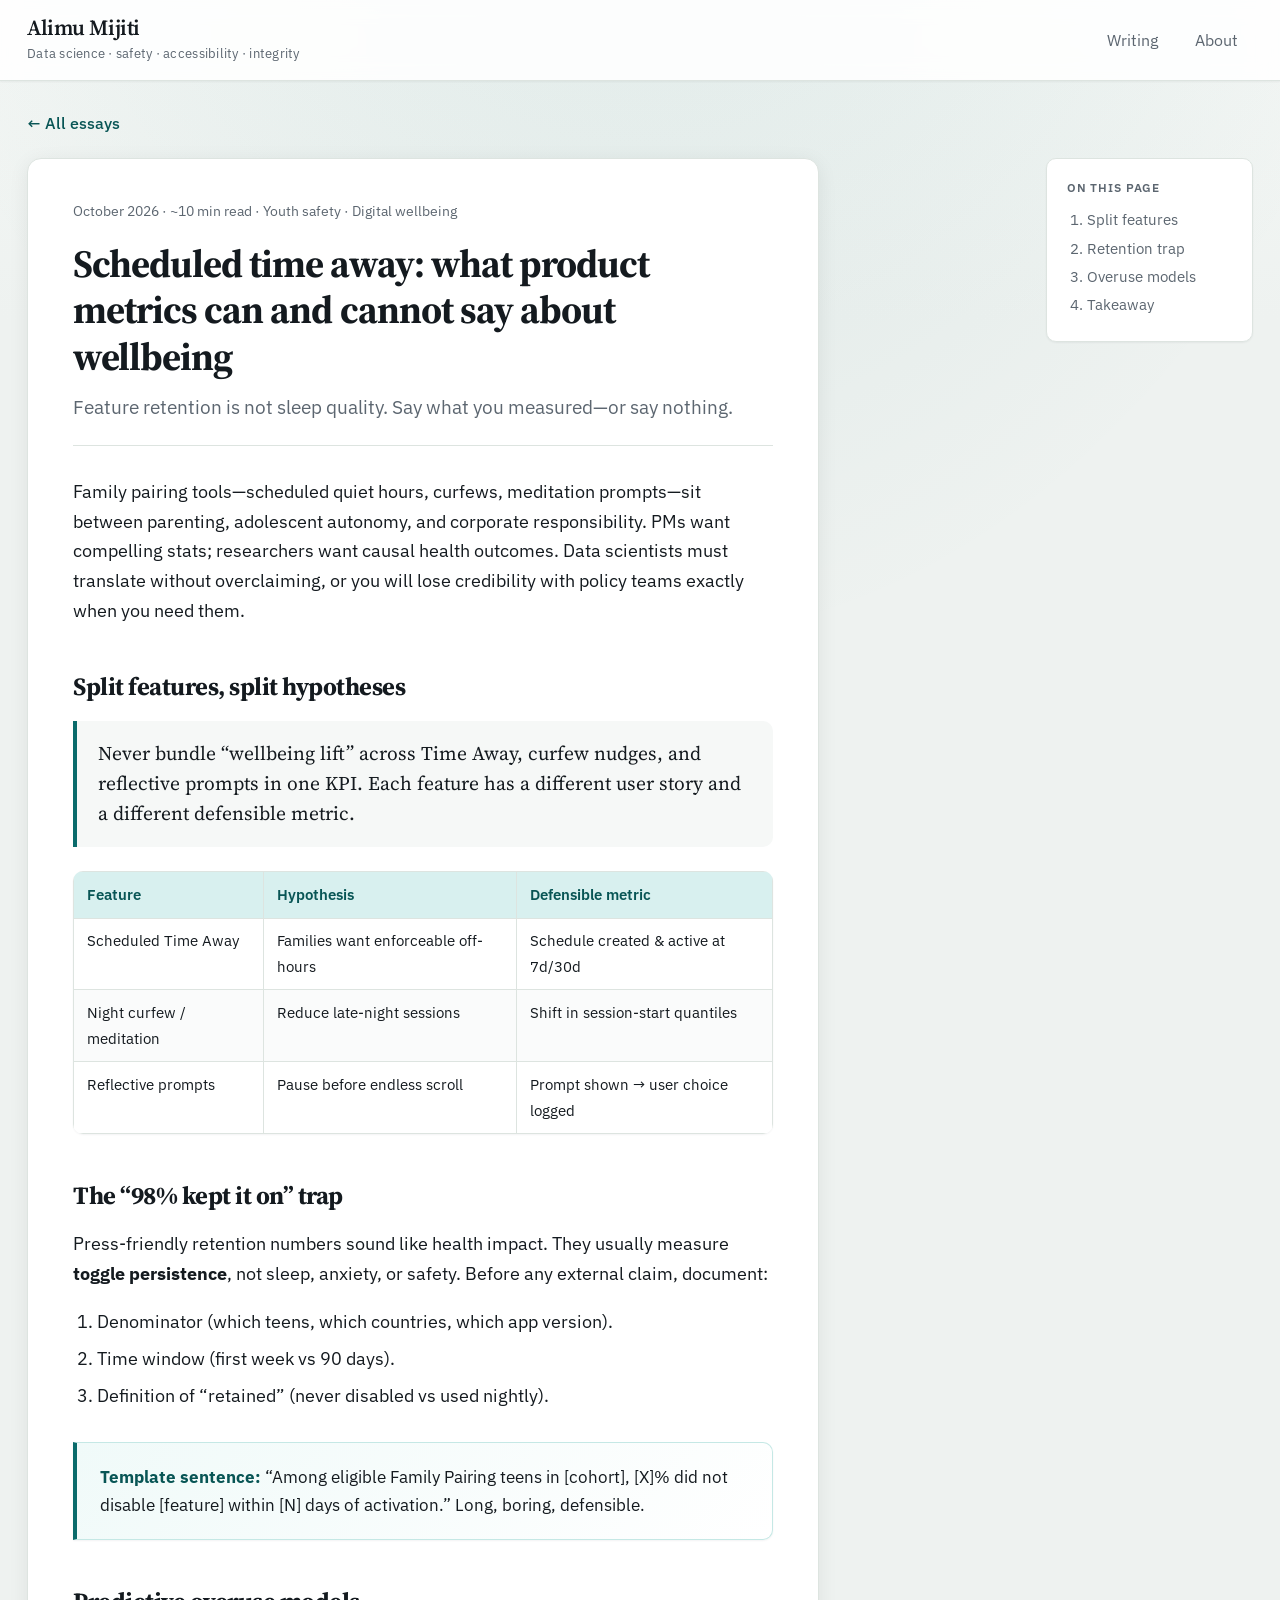
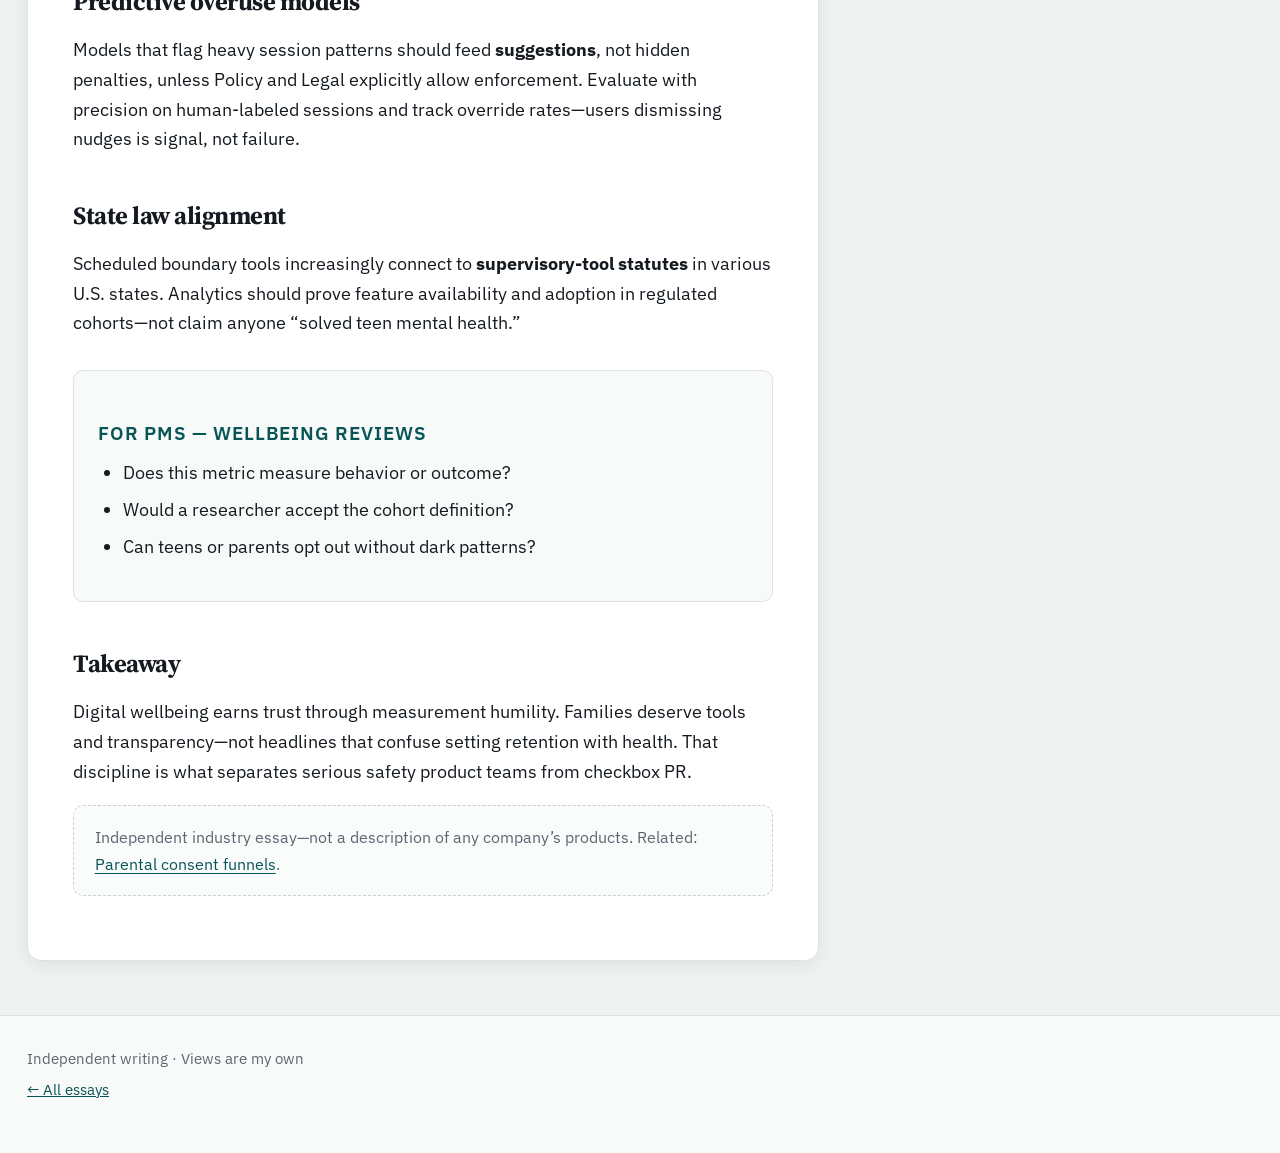
<file: posts/05-scheduled-time-away-metrics.html>
<!DOCTYPE html>
<html lang="en">
<head>
  <meta charset="utf-8">
  <meta name="theme-color" content="#0a6b6b">
  <meta name="viewport" content="width=device-width, initial-scale=1">
  <title>Scheduled time away metrics — Alimu Mijiti</title>
  <meta name="description" content="How to measure digital boundary tools without overclaiming wellbeing outcomes.">
  <link rel="preconnect" href="https://fonts.googleapis.com">
  <link rel="preconnect" href="https://fonts.gstatic.com" crossorigin>
  <link href="https://fonts.googleapis.com/css2?family=IBM+Plex+Mono:wght@400;500&family=IBM+Plex+Sans:wght@400;500;600&family=Source+Serif+4:opsz,wght@8..60,400;8..60,600&display=swap" rel="stylesheet">
  <link rel="stylesheet" href="../css/style.css">
</head>
<body class="page-article">
  <a class="skip-link" href="#main">Skip to content</a>
    <header class="site-header">
    <div class="header-inner">
      <div class="site-brand">
        <p class="site-title"><a href="../index.html">Alimu Mijiti</a></p>
        <p class="site-tagline">Data science · safety · accessibility · integrity</p>
      </div>
      <nav class="site-nav" aria-label="Primary">
        <a href="../index.html">Writing</a>
        <a href="../about.html">About</a>
      </nav>
    </div>
  </header>
  <main id="main">
    <a class="back-link" href="../index.html">← All essays</a>
    <div class="article-wrap">
      <article class="prose">
        <p class="post-meta">October 2026 · ~10 min read · Youth safety · Digital wellbeing</p>
        <h1>Scheduled time away: what product metrics can and cannot say about wellbeing</h1>
        <p class="subtitle">Feature retention is not sleep quality. Say what you measured—or say nothing.</p>

        <p>Family pairing tools—scheduled quiet hours, curfews, meditation prompts—sit between parenting, adolescent autonomy, and corporate responsibility. PMs want compelling stats; researchers want causal health outcomes. Data scientists must translate without overclaiming, or you will lose credibility with policy teams exactly when you need them.</p>

        <h2 id="split">Split features, split hypotheses</h2>
        <p class="opinion">Never bundle “wellbeing lift” across Time Away, curfew nudges, and reflective prompts in one KPI. Each feature has a different user story and a different defensible metric.</p>
        <table>
          <thead>
            <tr><th>Feature</th><th>Hypothesis</th><th>Defensible metric</th></tr>
          </thead>
          <tbody>
            <tr><td>Scheduled Time Away</td><td>Families want enforceable off-hours</td><td>Schedule created &amp; active at 7d/30d</td></tr>
            <tr><td>Night curfew / meditation</td><td>Reduce late-night sessions</td><td>Shift in session-start quantiles</td></tr>
            <tr><td>Reflective prompts</td><td>Pause before endless scroll</td><td>Prompt shown → user choice logged</td></tr>
          </tbody>
        </table>

        <h2 id="98">The “98% kept it on” trap</h2>
        <p>Press-friendly retention numbers sound like health impact. They usually measure <strong>toggle persistence</strong>, not sleep, anxiety, or safety. Before any external claim, document:</p>
        <ol>
          <li>Denominator (which teens, which countries, which app version).</li>
          <li>Time window (first week vs 90 days).</li>
          <li>Definition of “retained” (never disabled vs used nightly).</li>
        </ol>
        <div class="callout">
          <strong>Template sentence:</strong> “Among eligible Family Pairing teens in [cohort], [X]% did not disable [feature] within [N] days of activation.” Long, boring, defensible.
        </div>

        <h2 id="predictive">Predictive overuse models</h2>
        <p>Models that flag heavy session patterns should feed <strong>suggestions</strong>, not hidden penalties, unless Policy and Legal explicitly allow enforcement. Evaluate with precision on human-labeled sessions and track override rates—users dismissing nudges is signal, not failure.</p>

        <h2 id="law">State law alignment</h2>
        <p>Scheduled boundary tools increasingly connect to <strong>supervisory-tool statutes</strong> in various U.S. states. Analytics should prove feature availability and adoption in regulated cohorts—not claim anyone “solved teen mental health.”</p>

        <div class="pm-checklist">
          <h3>For PMs — wellbeing reviews</h3>
          <ul>
            <li>Does this metric measure behavior or outcome?</li>
            <li>Would a researcher accept the cohort definition?</li>
            <li>Can teens or parents opt out without dark patterns?</li>
          </ul>
        </div>

        <h2 id="takeaway">Takeaway</h2>
        <p>Digital wellbeing earns trust through measurement humility. Families deserve tools and transparency—not headlines that confuse setting retention with health. That discipline is what separates serious safety product teams from checkbox PR.</p>

        <p class="note">Independent industry essay—not a description of any company’s products. Related: <a href="04-parental-consent-funnels.html">Parental consent funnels</a>.</p>
      </article>
      <aside class="toc" aria-label="Table of contents">
        <h2>On this page</h2>
        <ol>
          <li><a href="#split">Split features</a></li>
          <li><a href="#98">Retention trap</a></li>
          <li><a href="#predictive">Overuse models</a></li>
          <li><a href="#takeaway">Takeaway</a></li>
        </ol>
      </aside>
    </div>
  </main>
  <footer class="site-footer">
    <p>Independent writing · Views are my own</p>
    <p><a href="../index.html">← All essays</a></p>
  </footer>
</body>
</html>
</file>
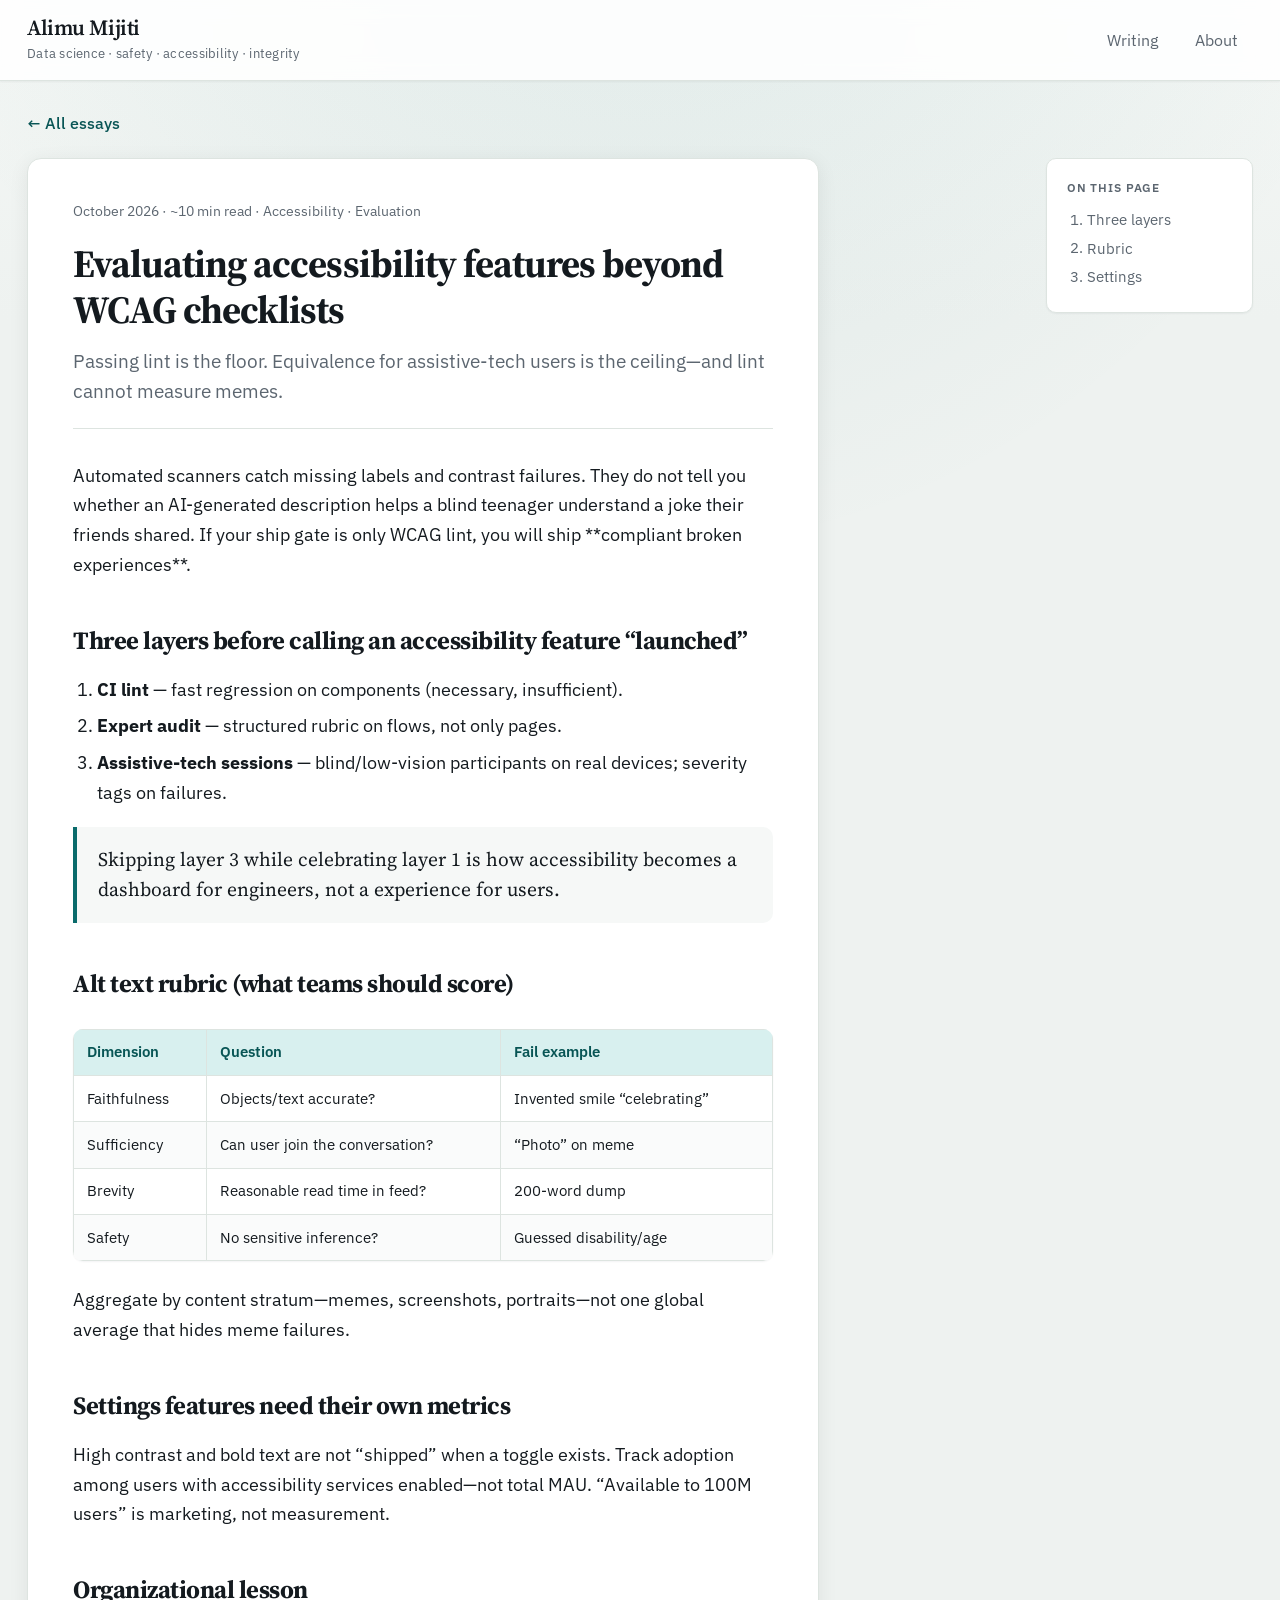
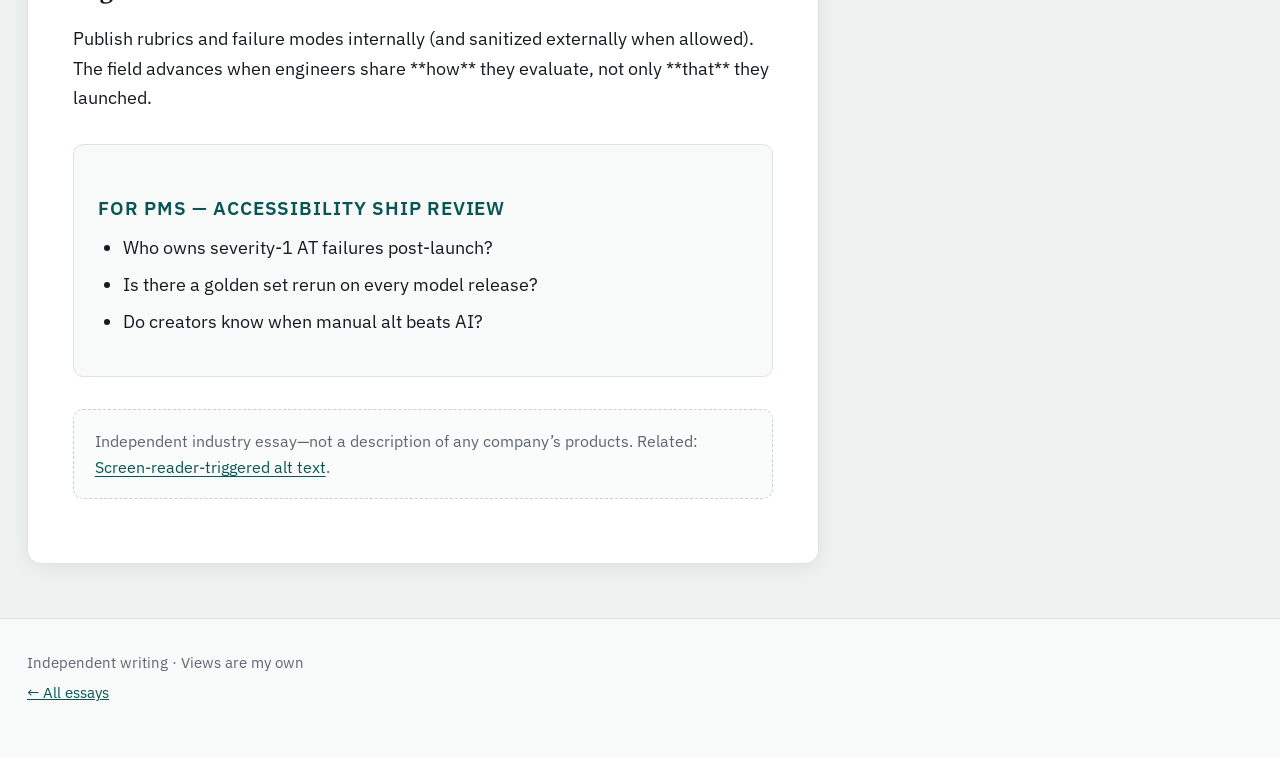
<file: posts/06-evaluating-accessibility-beyond-wcag.html>
<!DOCTYPE html>
<html lang="en">
<head>
  <meta charset="utf-8">
  <meta name="theme-color" content="#0a6b6b">
  <meta name="viewport" content="width=device-width, initial-scale=1">
  <title>Evaluating accessibility beyond WCAG — Alimu Mijiti</title>
  <meta name="description" content="Human rubrics and AT sessions for alt text and inclusive design at scale.">
  <link rel="preconnect" href="https://fonts.googleapis.com">
  <link rel="preconnect" href="https://fonts.gstatic.com" crossorigin>
  <link href="https://fonts.googleapis.com/css2?family=IBM+Plex+Mono:wght@400;500&family=IBM+Plex+Sans:wght@400;500;600&family=Source+Serif+4:opsz,wght@8..60,400;8..60,600&display=swap" rel="stylesheet">
  <link rel="stylesheet" href="../css/style.css">
</head>
<body class="page-article">
  <a class="skip-link" href="#main">Skip to content</a>
    <header class="site-header">
    <div class="header-inner">
      <div class="site-brand">
        <p class="site-title"><a href="../index.html">Alimu Mijiti</a></p>
        <p class="site-tagline">Data science · safety · accessibility · integrity</p>
      </div>
      <nav class="site-nav" aria-label="Primary">
        <a href="../index.html">Writing</a>
        <a href="../about.html">About</a>
      </nav>
    </div>
  </header>
  <main id="main">
    <a class="back-link" href="../index.html">← All essays</a>
    <div class="article-wrap">
      <article class="prose">
        <p class="post-meta">October 2026 · ~10 min read · Accessibility · Evaluation</p>
        <h1>Evaluating accessibility features beyond WCAG checklists</h1>
        <p class="subtitle">Passing lint is the floor. Equivalence for assistive-tech users is the ceiling—and lint cannot measure memes.</p>

        <p>Automated scanners catch missing labels and contrast failures. They do not tell you whether an AI-generated description helps a blind teenager understand a joke their friends shared. If your ship gate is only WCAG lint, you will ship **compliant broken experiences**.</p>

        <h2 id="layers">Three layers before calling an accessibility feature “launched”</h2>
        <ol>
          <li><strong>CI lint</strong> — fast regression on components (necessary, insufficient).</li>
          <li><strong>Expert audit</strong> — structured rubric on flows, not only pages.</li>
          <li><strong>Assistive-tech sessions</strong> — blind/low-vision participants on real devices; severity tags on failures.</li>
        </ol>
        <p class="opinion">Skipping layer 3 while celebrating layer 1 is how accessibility becomes a dashboard for engineers, not a experience for users.</p>

        <h2 id="rubric">Alt text rubric (what teams should score)</h2>
        <table>
          <thead>
            <tr><th>Dimension</th><th>Question</th><th>Fail example</th></tr>
          </thead>
          <tbody>
            <tr><td>Faithfulness</td><td>Objects/text accurate?</td><td>Invented smile “celebrating”</td></tr>
            <tr><td>Sufficiency</td><td>Can user join the conversation?</td><td>“Photo” on meme</td></tr>
            <tr><td>Brevity</td><td>Reasonable read time in feed?</td><td>200-word dump</td></tr>
            <tr><td>Safety</td><td>No sensitive inference?</td><td>Guessed disability/age</td></tr>
          </tbody>
        </table>
        <p>Aggregate by content stratum—memes, screenshots, portraits—not one global average that hides meme failures.</p>

        <h2 id="settings">Settings features need their own metrics</h2>
        <p>High contrast and bold text are not “shipped” when a toggle exists. Track adoption among users with accessibility services enabled—not total MAU. “Available to 100M users” is marketing, not measurement.</p>

        <h2 id="org">Organizational lesson</h2>
        <p>Publish rubrics and failure modes internally (and sanitized externally when allowed). The field advances when engineers share **how** they evaluate, not only **that** they launched.</p>

        <div class="pm-checklist">
          <h3>For PMs — accessibility ship review</h3>
          <ul>
            <li>Who owns severity-1 AT failures post-launch?</li>
            <li>Is there a golden set rerun on every model release?</li>
            <li>Do creators know when manual alt beats AI?</li>
          </ul>
        </div>

        <p class="note">Independent industry essay—not a description of any company’s products. Related: <a href="01-screen-reader-triggered-alt-text.html">Screen-reader-triggered alt text</a>.</p>
      </article>
      <aside class="toc" aria-label="Table of contents">
        <h2>On this page</h2>
        <ol>
          <li><a href="#layers">Three layers</a></li>
          <li><a href="#rubric">Rubric</a></li>
          <li><a href="#settings">Settings</a></li>
        </ol>
      </aside>
    </div>
  </main>
  <footer class="site-footer">
    <p>Independent writing · Views are my own</p>
    <p><a href="../index.html">← All essays</a></p>
  </footer>
</body>
</html>
</file>
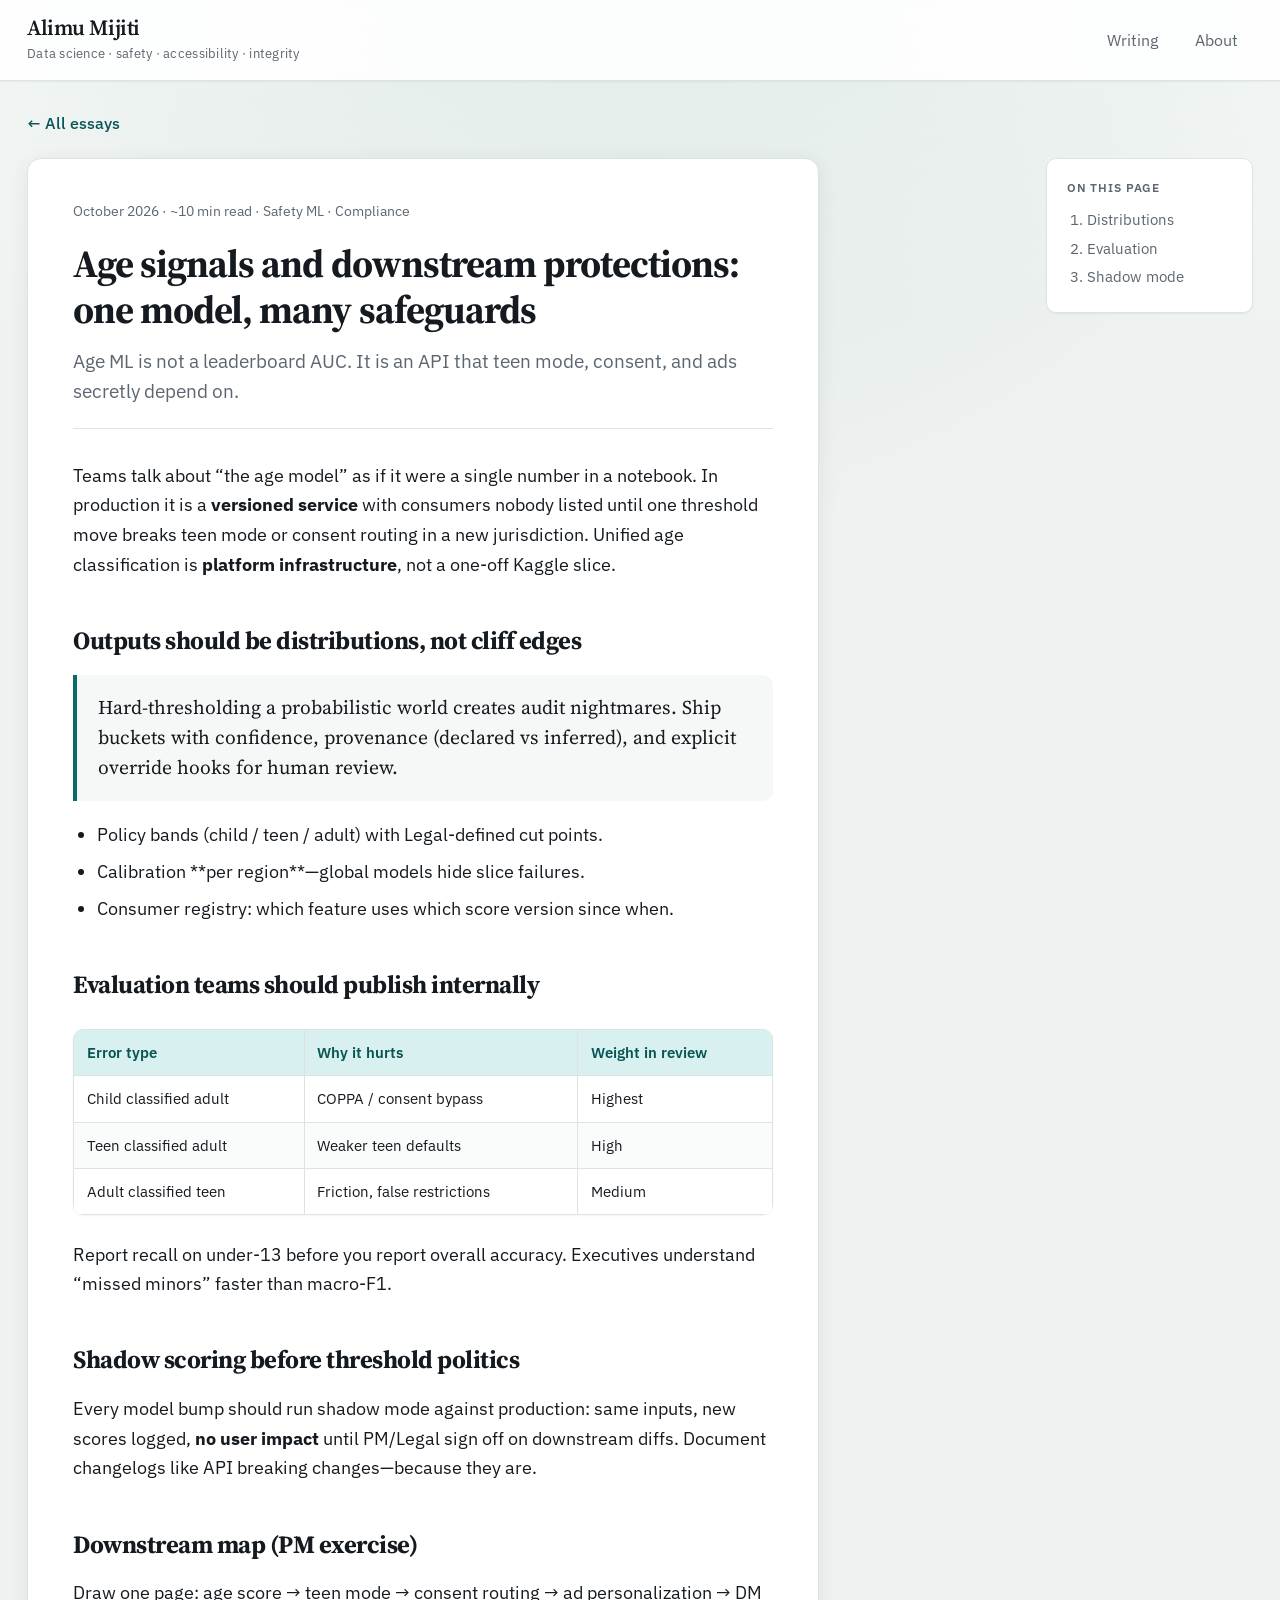
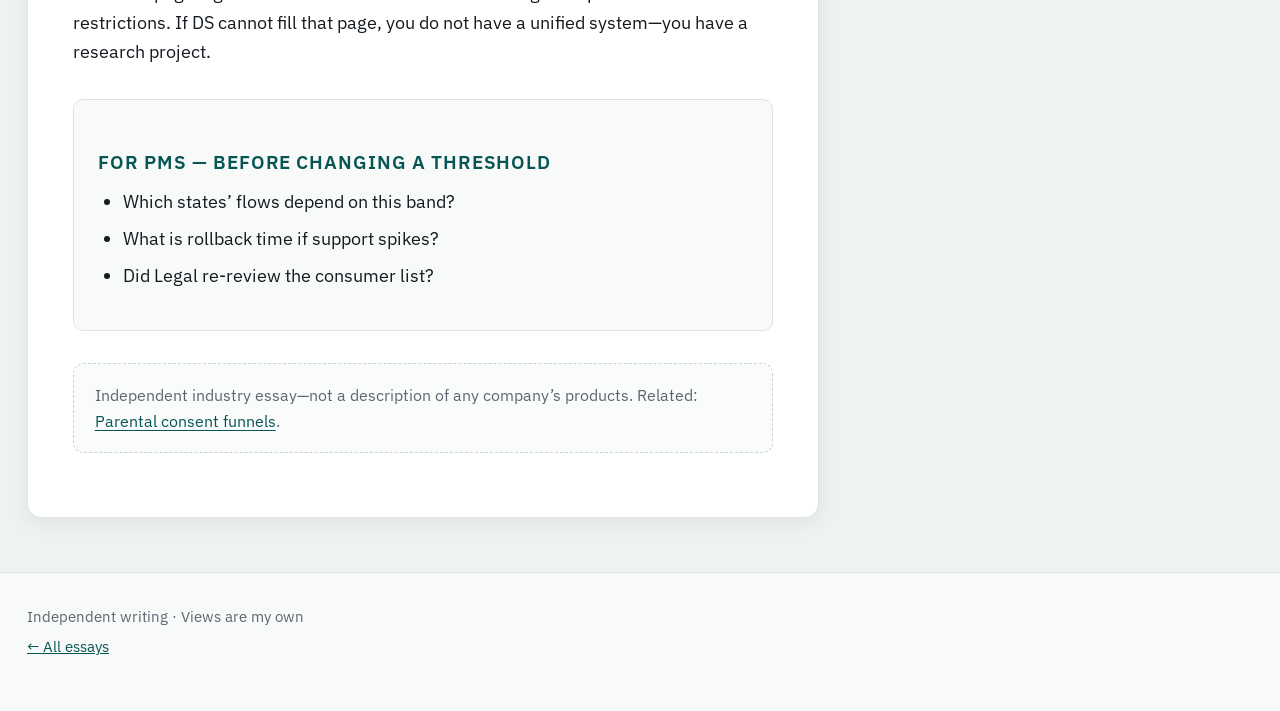
<file: posts/07-age-signals-downstream-protections.html>
<!DOCTYPE html>
<html lang="en">
<head>
  <meta charset="utf-8">
  <meta name="theme-color" content="#0a6b6b">
  <meta name="viewport" content="width=device-width, initial-scale=1">
  <title>Age signals and downstream protections — Alimu Mijiti</title>
  <meta name="description" content="Unified age classification as systems design—calibration, consumers, and harm-weighted errors.">
  <link rel="preconnect" href="https://fonts.googleapis.com">
  <link rel="preconnect" href="https://fonts.gstatic.com" crossorigin>
  <link href="https://fonts.googleapis.com/css2?family=IBM+Plex+Mono:wght@400;500&family=IBM+Plex+Sans:wght@400;500;600&family=Source+Serif+4:opsz,wght@8..60,400;8..60,600&display=swap" rel="stylesheet">
  <link rel="stylesheet" href="../css/style.css">
</head>
<body class="page-article">
  <a class="skip-link" href="#main">Skip to content</a>
    <header class="site-header">
    <div class="header-inner">
      <div class="site-brand">
        <p class="site-title"><a href="../index.html">Alimu Mijiti</a></p>
        <p class="site-tagline">Data science · safety · accessibility · integrity</p>
      </div>
      <nav class="site-nav" aria-label="Primary">
        <a href="../index.html">Writing</a>
        <a href="../about.html">About</a>
      </nav>
    </div>
  </header>
  <main id="main">
    <a class="back-link" href="../index.html">← All essays</a>
    <div class="article-wrap">
      <article class="prose">
        <p class="post-meta">October 2026 · ~10 min read · Safety ML · Compliance</p>
        <h1>Age signals and downstream protections: one model, many safeguards</h1>
        <p class="subtitle">Age ML is not a leaderboard AUC. It is an API that teen mode, consent, and ads secretly depend on.</p>

        <p>Teams talk about “the age model” as if it were a single number in a notebook. In production it is a <strong>versioned service</strong> with consumers nobody listed until one threshold move breaks teen mode or consent routing in a new jurisdiction. Unified age classification is <strong>platform infrastructure</strong>, not a one-off Kaggle slice.</p>

        <h2 id="distributions">Outputs should be distributions, not cliff edges</h2>
        <p class="opinion">Hard-thresholding a probabilistic world creates audit nightmares. Ship buckets with confidence, provenance (declared vs inferred), and explicit override hooks for human review.</p>
        <ul>
          <li>Policy bands (child / teen / adult) with Legal-defined cut points.</li>
          <li>Calibration **per region**—global models hide slice failures.</li>
          <li>Consumer registry: which feature uses which score version since when.</li>
        </ul>

        <h2 id="eval">Evaluation teams should publish internally</h2>
        <table>
          <thead>
            <tr><th>Error type</th><th>Why it hurts</th><th>Weight in review</th></tr>
          </thead>
          <tbody>
            <tr><td>Child classified adult</td><td>COPPA / consent bypass</td><td>Highest</td></tr>
            <tr><td>Teen classified adult</td><td>Weaker teen defaults</td><td>High</td></tr>
            <tr><td>Adult classified teen</td><td>Friction, false restrictions</td><td>Medium</td></tr>
          </tbody>
        </table>
        <p>Report recall on under-13 before you report overall accuracy. Executives understand “missed minors” faster than macro-F1.</p>

        <h2 id="shadow">Shadow scoring before threshold politics</h2>
        <p>Every model bump should run shadow mode against production: same inputs, new scores logged, <strong>no user impact</strong> until PM/Legal sign off on downstream diffs. Document changelogs like API breaking changes—because they are.</p>

        <h2 id="downstream">Downstream map (PM exercise)</h2>
        <p>Draw one page: age score → teen mode → consent routing → ad personalization → DM restrictions. If DS cannot fill that page, you do not have a unified system—you have a research project.</p>

        <div class="pm-checklist">
          <h3>For PMs — before changing a threshold</h3>
          <ul>
            <li>Which states’ flows depend on this band?</li>
            <li>What is rollback time if support spikes?</li>
            <li>Did Legal re-review the consumer list?</li>
          </ul>
        </div>

        <p class="note">Independent industry essay—not a description of any company’s products. Related: <a href="04-parental-consent-funnels.html">Parental consent funnels</a>.</p>
      </article>
      <aside class="toc" aria-label="Table of contents">
        <h2>On this page</h2>
        <ol>
          <li><a href="#distributions">Distributions</a></li>
          <li><a href="#eval">Evaluation</a></li>
          <li><a href="#shadow">Shadow mode</a></li>
        </ol>
      </aside>
    </div>
  </main>
  <footer class="site-footer">
    <p>Independent writing · Views are my own</p>
    <p><a href="../index.html">← All essays</a></p>
  </footer>
</body>
</html>
</file>
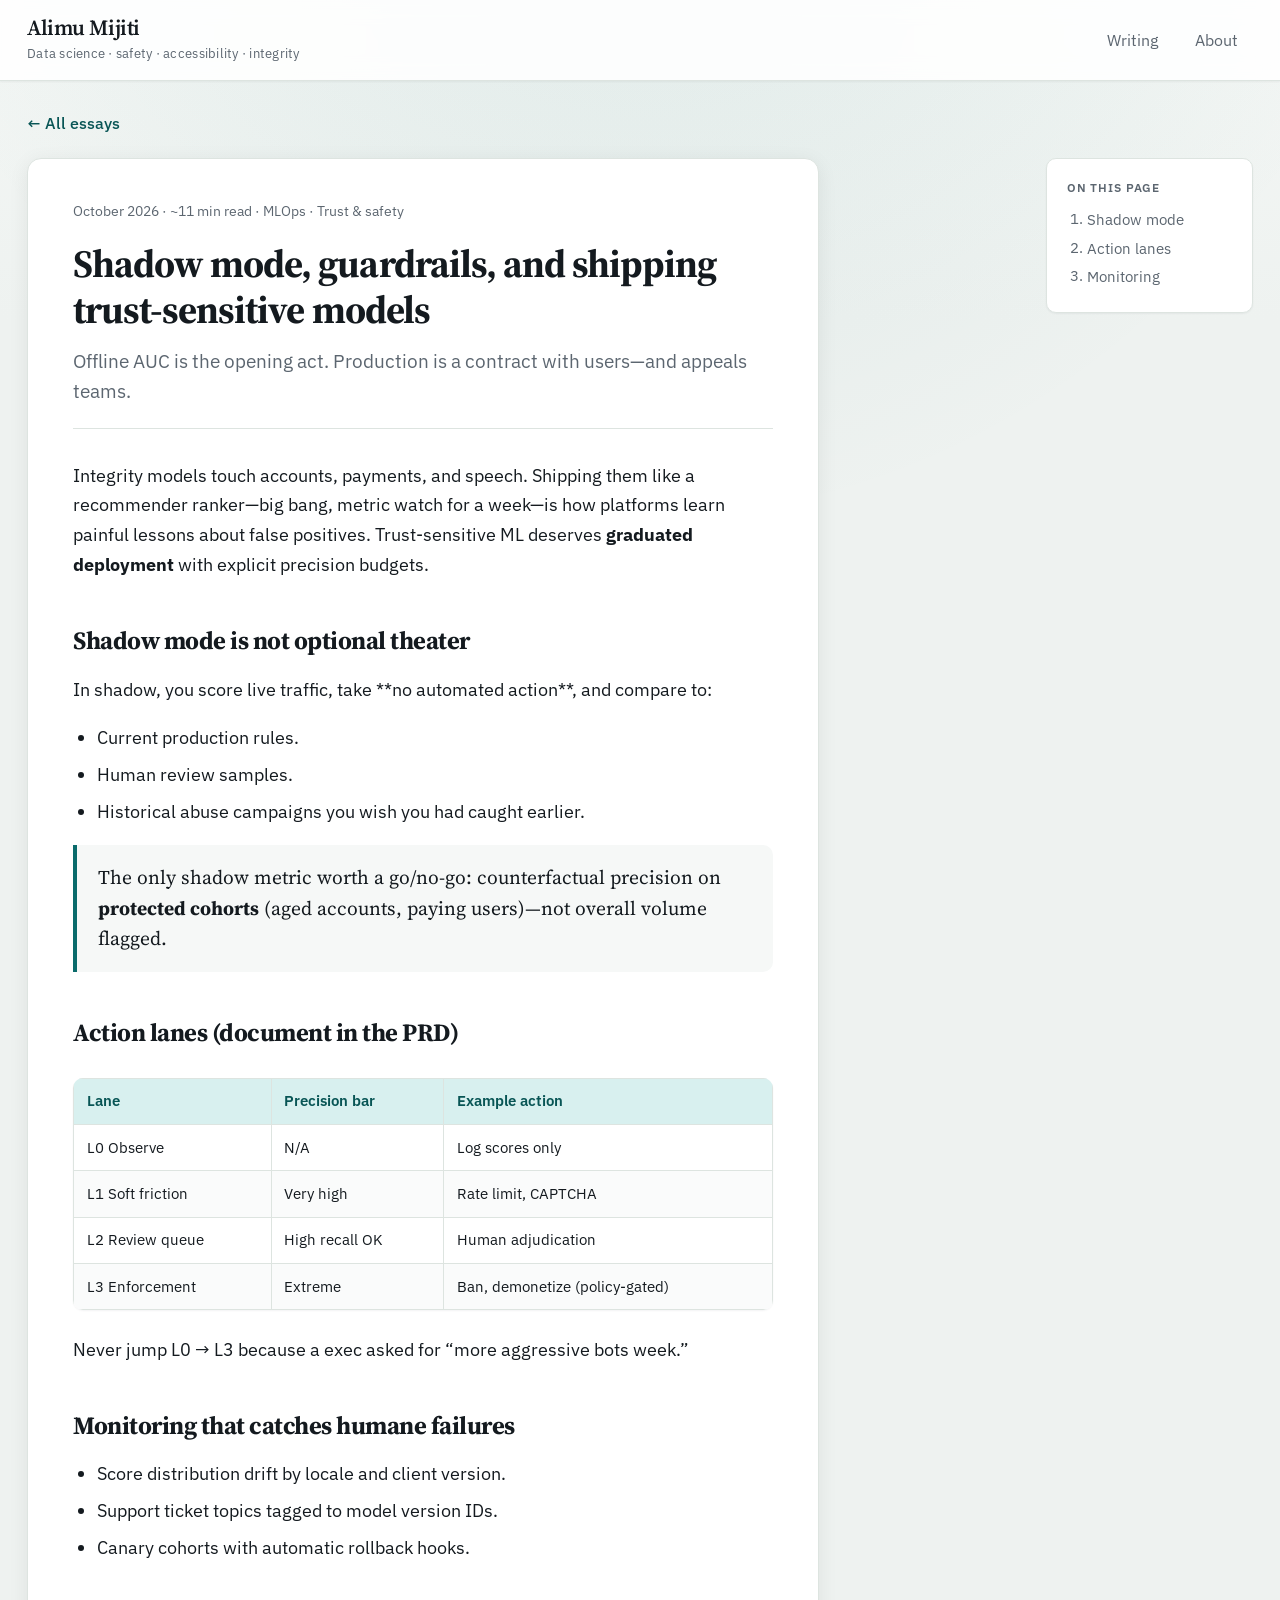
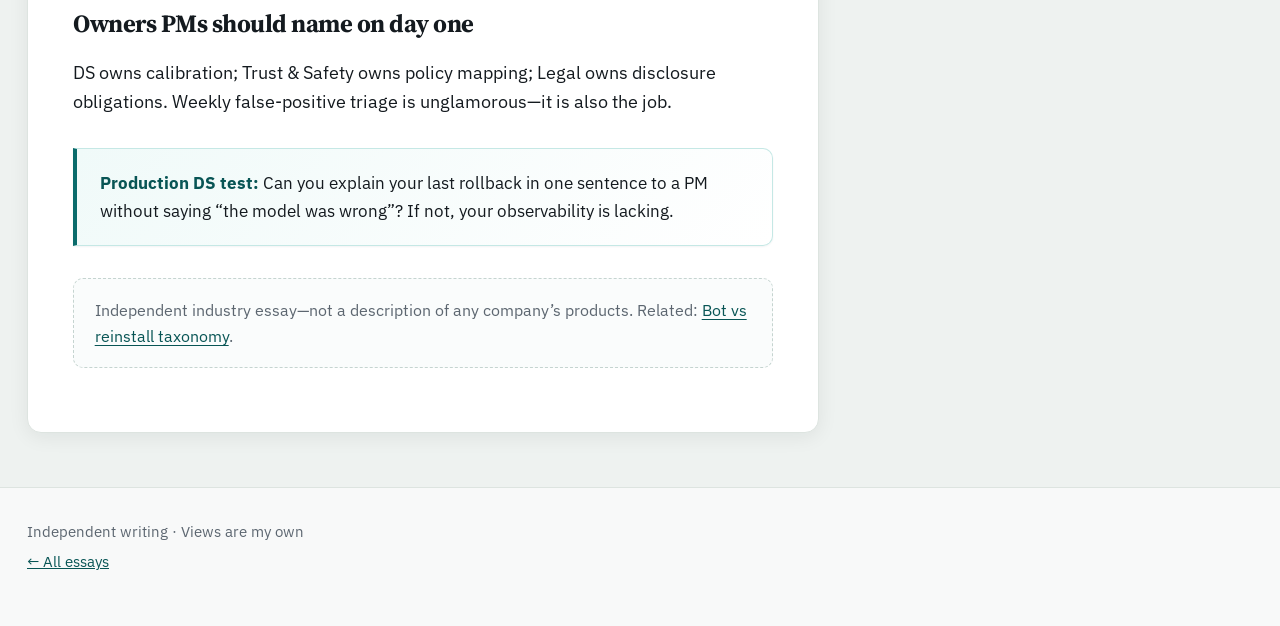
<file: posts/08-shadow-mode-and-shipping-trust.html>
<!DOCTYPE html>
<html lang="en">
<head>
  <meta charset="utf-8">
  <meta name="theme-color" content="#0a6b6b">
  <meta name="viewport" content="width=device-width, initial-scale=1">
  <title>Shadow mode and shipping trust — Alimu Mijiti</title>
  <meta name="description" content="How to deploy integrity and safety models without burning user trust on false positives.">
  <link rel="preconnect" href="https://fonts.googleapis.com">
  <link rel="preconnect" href="https://fonts.gstatic.com" crossorigin>
  <link href="https://fonts.googleapis.com/css2?family=IBM+Plex+Mono:wght@400;500&family=IBM+Plex+Sans:wght@400;500;600&family=Source+Serif+4:opsz,wght@8..60,400;8..60,600&display=swap" rel="stylesheet">
  <link rel="stylesheet" href="../css/style.css">
</head>
<body class="page-article">
  <a class="skip-link" href="#main">Skip to content</a>
    <header class="site-header">
    <div class="header-inner">
      <div class="site-brand">
        <p class="site-title"><a href="../index.html">Alimu Mijiti</a></p>
        <p class="site-tagline">Data science · safety · accessibility · integrity</p>
      </div>
      <nav class="site-nav" aria-label="Primary">
        <a href="../index.html">Writing</a>
        <a href="../about.html">About</a>
      </nav>
    </div>
  </header>
  <main id="main">
    <a class="back-link" href="../index.html">← All essays</a>
    <div class="article-wrap">
      <article class="prose">
        <p class="post-meta">October 2026 · ~11 min read · MLOps · Trust &amp; safety</p>
        <h1>Shadow mode, guardrails, and shipping trust-sensitive models</h1>
        <p class="subtitle">Offline AUC is the opening act. Production is a contract with users—and appeals teams.</p>

        <p>Integrity models touch accounts, payments, and speech. Shipping them like a recommender ranker—big bang, metric watch for a week—is how platforms learn painful lessons about false positives. Trust-sensitive ML deserves <strong>graduated deployment</strong> with explicit precision budgets.</p>

        <h2 id="shadow">Shadow mode is not optional theater</h2>
        <p>In shadow, you score live traffic, take **no automated action**, and compare to:</p>
        <ul>
          <li>Current production rules.</li>
          <li>Human review samples.</li>
          <li>Historical abuse campaigns you wish you had caught earlier.</li>
        </ul>
        <p class="opinion">The only shadow metric worth a go/no-go: counterfactual precision on <strong>protected cohorts</strong> (aged accounts, paying users)—not overall volume flagged.</p>

        <h2 id="lanes">Action lanes (document in the PRD)</h2>
        <table>
          <thead>
            <tr><th>Lane</th><th>Precision bar</th><th>Example action</th></tr>
          </thead>
          <tbody>
            <tr><td>L0 Observe</td><td>N/A</td><td>Log scores only</td></tr>
            <tr><td>L1 Soft friction</td><td>Very high</td><td>Rate limit, CAPTCHA</td></tr>
            <tr><td>L2 Review queue</td><td>High recall OK</td><td>Human adjudication</td></tr>
            <tr><td>L3 Enforcement</td><td>Extreme</td><td>Ban, demonetize (policy-gated)</td></tr>
          </tbody>
        </table>
        <p>Never jump L0 → L3 because a exec asked for “more aggressive bots week.”</p>

        <h2 id="monitor">Monitoring that catches humane failures</h2>
        <ul>
          <li>Score distribution drift by locale and client version.</li>
          <li>Support ticket topics tagged to model version IDs.</li>
          <li>Canary cohorts with automatic rollback hooks.</li>
        </ul>

        <h2 id="owners">Owners PMs should name on day one</h2>
        <p>DS owns calibration; Trust &amp; Safety owns policy mapping; Legal owns disclosure obligations. Weekly false-positive triage is unglamorous—it is also the job.</p>

        <div class="callout">
          <strong>Production DS test:</strong> Can you explain your last rollback in one sentence to a PM without saying “the model was wrong”? If not, your observability is lacking.
        </div>

        <p class="note">Independent industry essay—not a description of any company’s products. Related: <a href="03-bot-reinstall-taxonomy.html">Bot vs reinstall taxonomy</a>.</p>
      </article>
      <aside class="toc" aria-label="Table of contents">
        <h2>On this page</h2>
        <ol>
          <li><a href="#shadow">Shadow mode</a></li>
          <li><a href="#lanes">Action lanes</a></li>
          <li><a href="#monitor">Monitoring</a></li>
        </ol>
      </aside>
    </div>
  </main>
  <footer class="site-footer">
    <p>Independent writing · Views are my own</p>
    <p><a href="../index.html">← All essays</a></p>
  </footer>
</body>
</html>
</file>
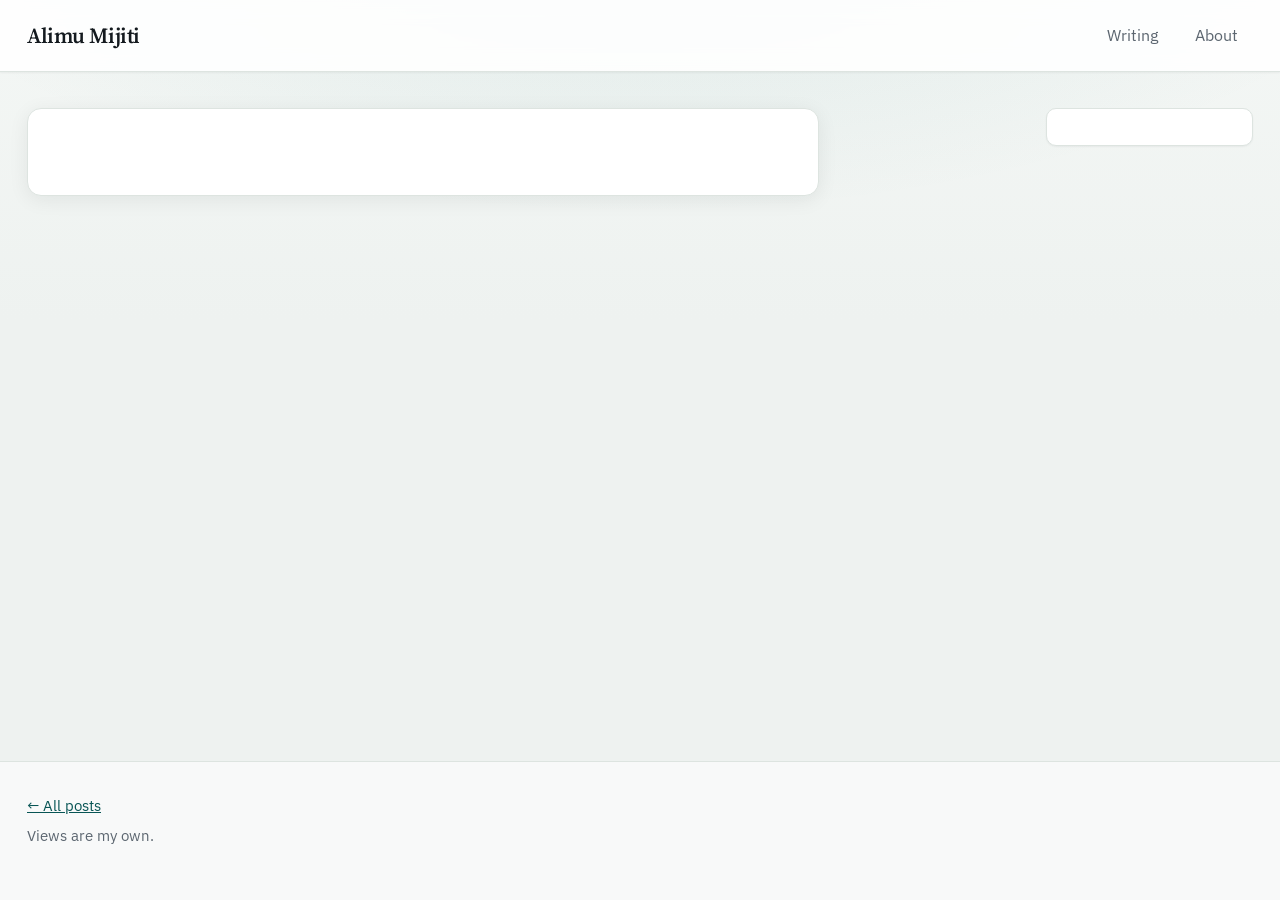
<file: posts/_article-shell.html>
<!-- Copy this shell for new posts. Replace TITLE, META, TAGS, BODY, TOC. -->
<!DOCTYPE html>
<html lang="en">
<head>
  <meta charset="utf-8">
  <meta name="viewport" content="width=device-width, initial-scale=1">
  <title>TITLE — Alimu Mijiti</title>
  <meta name="description" content="META">
  <link rel="preconnect" href="https://fonts.googleapis.com">
  <link rel="preconnect" href="https://fonts.gstatic.com" crossorigin>
  <link href="https://fonts.googleapis.com/css2?family=IBM+Plex+Sans:wght@400;500;600&family=Source+Serif+4:opsz,wght@8..60,400;8..60,600&display=swap" rel="stylesheet">
  <link rel="stylesheet" href="../css/style.css">
</head>
<body>
  <a class="skip-link" href="#main">Skip to content</a>
  <header class="site-header">
    <div class="header-inner">
      <p class="site-title"><a href="../index.html">Alimu Mijiti</a></p>
      <nav class="site-nav" aria-label="Primary">
        <a href="../index.html">Writing</a>
        <a href="../about.html">About</a>
      </nav>
    </div>
  </header>
  <main id="main">
    <div class="article-wrap">
      <article class="prose" aria-labelledby="article-title">
        <!-- content -->
      </article>
      <aside class="toc" aria-label="Table of contents"><!-- optional --></aside>
    </div>
  </main>
  <footer class="site-footer">
    <p><a href="../index.html">← All posts</a></p>
    <p>Views are my own.</p>
  </footer>
</body>
</html>
</file>
<file: css/style.css>
/* Alimu Mijiti — personal blog (static site) */

:root {
  --bg: #eef2f0;
  --bg-elevated: #ffffff;
  --ink: #141a1f;
  --ink-muted: #5c6670;
  --accent: #0a6b6b;
  --accent-dark: #085555;
  --accent-soft: #d8f0ef;
  --accent-glow: rgba(10, 107, 107, 0.12);
  --border: #dde4e0;
  --max: 44rem;
  --wide: 72rem;
  --font-sans: "IBM Plex Sans", system-ui, -apple-system, sans-serif;
  --font-serif: "Source Serif 4", Georgia, "Times New Roman", serif;
  --font-mono: "IBM Plex Mono", ui-monospace, monospace;
  --radius: 10px;
  --radius-lg: 14px;
  --shadow-sm: 0 1px 2px rgba(20, 26, 31, 0.05);
  --shadow-md: 0 4px 20px rgba(20, 26, 31, 0.07);
  --shadow-lg: 0 12px 40px rgba(20, 26, 31, 0.08);
}

*, *::before, *::after { box-sizing: border-box; }

html {
  font-size: 18px;
  scroll-behavior: smooth;
}

body {
  margin: 0;
  min-height: 100vh;
  display: flex;
  flex-direction: column;
  font-family: var(--font-sans);
  font-weight: 400;
  line-height: 1.65;
  color: var(--ink);
  background: var(--bg);
  background-image:
    radial-gradient(ellipse 120% 80% at 50% -20%, var(--accent-glow), transparent 55%),
    linear-gradient(180deg, #f4f7f5 0%, var(--bg) 320px);
}

.skip-link {
  position: absolute;
  left: -9999px;
  top: 0;
  padding: 0.5rem 1rem;
  background: var(--accent);
  color: #fff;
  z-index: 100;
}
.skip-link:focus { left: 0; }

/* Header */
.site-header {
  border-bottom: 1px solid var(--border);
  background: rgba(255, 255, 255, 0.88);
  backdrop-filter: blur(10px);
  -webkit-backdrop-filter: blur(10px);
  position: sticky;
  top: 0;
  z-index: 50;
  box-shadow: var(--shadow-sm);
}

.header-inner {
  max-width: var(--wide);
  margin: 0 auto;
  padding: 0.85rem 1.5rem;
  display: flex;
  flex-wrap: wrap;
  align-items: center;
  justify-content: space-between;
  gap: 0.75rem;
}

.site-brand {
  display: flex;
  flex-direction: column;
  gap: 0.1rem;
}

.site-title {
  font-family: var(--font-serif);
  font-size: 1.2rem;
  font-weight: 600;
  letter-spacing: -0.02em;
  margin: 0;
  line-height: 1.2;
}
.site-title a {
  color: var(--ink);
  text-decoration: none;
}
.site-title a:hover { color: var(--accent); }

.site-tagline {
  margin: 0;
  font-size: 0.72rem;
  color: var(--ink-muted);
  letter-spacing: 0.02em;
}

.site-nav {
  display: flex;
  flex-wrap: wrap;
  gap: 0.35rem;
  font-size: 0.88rem;
}
.site-nav a {
  color: var(--ink-muted);
  text-decoration: none;
  padding: 0.4rem 0.85rem;
  border-radius: 999px;
  transition: background 0.15s, color 0.15s;
}
.site-nav a:hover,
.site-nav a[aria-current="page"] {
  color: var(--accent-dark);
  background: var(--accent-soft);
}

main {
  flex: 1;
  max-width: var(--wide);
  width: 100%;
  margin: 0 auto;
  padding: 2rem 1.5rem 3rem;
}

/* Home hero */
.hero-panel {
  background: var(--bg-elevated);
  border: 1px solid var(--border);
  border-radius: var(--radius-lg);
  padding: 2.25rem 2rem 2rem;
  margin-bottom: 2.5rem;
  box-shadow: var(--shadow-md);
  position: relative;
  overflow: hidden;
}
.hero-panel::before {
  content: "";
  position: absolute;
  top: 0;
  left: 0;
  right: 0;
  height: 4px;
  background: linear-gradient(90deg, var(--accent), #3aa8a0);
}

.hero h1 {
  font-family: var(--font-serif);
  font-size: clamp(1.85rem, 4.5vw, 2.5rem);
  line-height: 1.15;
  letter-spacing: -0.03em;
  margin: 0 0 1rem;
  max-width: 36rem;
}
.hero .lede {
  font-size: 1.08rem;
  color: var(--ink-muted);
  margin: 0;
  max-width: 40rem;
  line-height: 1.6;
}

.section-label {
  font-size: 0.72rem;
  text-transform: uppercase;
  letter-spacing: 0.08em;
  color: var(--accent);
  font-weight: 600;
  margin: 0 0 1rem;
}

/* Post grid */
.post-list {
  list-style: none;
  padding: 0;
  margin: 0;
  display: grid;
  gap: 1.15rem;
}
@media (min-width: 680px) {
  .post-list { grid-template-columns: 1fr 1fr; }
}

.post-card {
  background: var(--bg-elevated);
  border: 1px solid var(--border);
  border-radius: var(--radius);
  padding: 1.35rem 1.45rem 1.25rem;
  box-shadow: var(--shadow-sm);
  transition: transform 0.15s ease, box-shadow 0.15s ease, border-color 0.15s;
  display: flex;
  flex-direction: column;
  min-height: 100%;
}
.post-card:hover {
  border-color: #b8d9d7;
  box-shadow: var(--shadow-md);
  transform: translateY(-2px);
}
.post-card p:not(.post-meta) {
  flex: 1;
  font-size: 0.92rem;
  color: var(--ink-muted);
  margin: 0 0 0.5rem;
  line-height: 1.55;
}
.post-card h2 {
  font-family: var(--font-serif);
  font-size: 1.12rem;
  margin: 0 0 0.55rem;
  line-height: 1.35;
}
.post-card h2 a {
  color: var(--ink);
  text-decoration: none;
}
.post-card h2 a:hover { color: var(--accent); }

.post-meta {
  font-size: 0.75rem;
  color: var(--ink-muted);
  margin-bottom: 0.55rem;
}

.post-tags {
  display: flex;
  flex-wrap: wrap;
  gap: 0.35rem;
  margin-top: 0.85rem;
}
.tag {
  font-size: 0.68rem;
  text-transform: uppercase;
  letter-spacing: 0.05em;
  padding: 0.2rem 0.55rem;
  background: var(--accent-soft);
  color: var(--accent-dark);
  border-radius: 999px;
  font-weight: 500;
}

.read-link {
  display: inline-block;
  margin-top: 0.65rem;
  font-size: 0.82rem;
  font-weight: 600;
  color: var(--accent);
  text-decoration: none;
}
.read-link:hover { text-decoration: underline; }

/* Article pages */
body.page-article main {
  padding-top: 1.5rem;
}

.article-wrap {
  display: grid;
  gap: 2rem;
}
@media (min-width: 960px) {
  .article-wrap {
    grid-template-columns: minmax(0, 1fr) 11.5rem;
    align-items: start;
  }
}

article.prose {
  background: var(--bg-elevated);
  border: 1px solid var(--border);
  border-radius: var(--radius-lg);
  padding: 2rem 1.75rem 2.25rem;
  box-shadow: var(--shadow-md);
  max-width: var(--max);
}
@media (min-width: 640px) {
  article.prose { padding: 2.25rem 2.5rem 2.5rem; }
}

article.prose h1 {
  font-family: var(--font-serif);
  font-size: clamp(1.75rem, 3.5vw, 2.15rem);
  line-height: 1.2;
  letter-spacing: -0.025em;
  margin: 0 0 0.65rem;
}
article.prose .subtitle {
  font-size: 1.08rem;
  color: var(--ink-muted);
  margin: 0 0 1.75rem;
  padding-bottom: 1.25rem;
  border-bottom: 1px solid var(--border);
  font-style: normal;
  line-height: 1.55;
}
article.prose h2 {
  font-family: var(--font-serif);
  font-size: 1.38rem;
  margin: 2.25rem 0 0.75rem;
  letter-spacing: -0.02em;
}
article.prose h3 {
  font-size: 1.05rem;
  margin: 1.5rem 0 0.5rem;
  font-weight: 600;
}
article.prose p { margin: 0 0 1.05rem; }
article.prose ul, article.prose ol {
  margin: 0 0 1.05rem;
  padding-left: 1.35rem;
}
article.prose li { margin-bottom: 0.4rem; }
article.prose a {
  color: var(--accent-dark);
  text-decoration: underline;
  text-underline-offset: 3px;
}
article.prose a:hover { color: var(--accent); }

article.prose blockquote {
  margin: 1.5rem 0;
  padding: 0.85rem 1.15rem;
  border-left: 4px solid var(--accent);
  background: #f8fbfb;
  color: var(--ink-muted);
  font-family: var(--font-serif);
  border-radius: 0 var(--radius) var(--radius) 0;
}

article.prose pre {
  background: #1a2228;
  color: #e8ecef;
  padding: 1rem 1.15rem;
  border-radius: var(--radius);
  overflow-x: auto;
  font-size: 0.8rem;
  line-height: 1.5;
  font-family: var(--font-mono);
}
article.prose code {
  font-family: var(--font-mono);
  font-size: 0.86em;
}
article.prose p code {
  background: var(--accent-soft);
  color: var(--accent-dark);
  padding: 0.12em 0.4em;
  border-radius: 4px;
}

.note {
  font-size: 0.88rem;
  color: var(--ink-muted);
  padding: 1rem 1.15rem;
  border: 1px dashed #c5d4d0;
  border-radius: var(--radius);
  margin: 1.75rem 0 0;
  background: #fafcfc;
}

.callout {
  background: linear-gradient(135deg, #f0faf9 0%, #fff 100%);
  border: 1px solid #c5e8e5;
  border-left: 4px solid var(--accent);
  padding: 1.1rem 1.25rem;
  margin: 1.75rem 0;
  border-radius: 0 var(--radius) var(--radius) 0;
  box-shadow: var(--shadow-sm);
  font-size: 0.95rem;
}
.callout strong { color: var(--accent-dark); }

.opinion {
  font-family: var(--font-serif);
  font-size: 1.08rem;
  color: var(--ink);
  background: #f6f8f7;
  border-left: 4px solid var(--accent);
  padding: 1rem 1.15rem;
  margin: 1.5rem 0;
  border-radius: 0 var(--radius) var(--radius) 0;
  line-height: 1.55;
}

article.prose table {
  width: 100%;
  border-collapse: collapse;
  font-size: 0.86rem;
  margin: 1.35rem 0;
  border-radius: var(--radius);
  overflow: hidden;
  box-shadow: var(--shadow-sm);
}
article.prose th, article.prose td {
  border: 1px solid var(--border);
  padding: 0.55rem 0.7rem;
  text-align: left;
  vertical-align: top;
}
article.prose th {
  background: var(--accent-soft);
  font-weight: 600;
  color: var(--accent-dark);
}
article.prose tr:nth-child(even) td {
  background: #fafbfb;
}

.pm-checklist {
  background: #f8faf9;
  border: 1px solid var(--border);
  border-radius: var(--radius);
  padding: 1.15rem 1.35rem;
  margin: 1.75rem 0;
}
.pm-checklist h3 {
  margin-top: 0;
  font-size: 0.82rem;
  text-transform: uppercase;
  letter-spacing: 0.05em;
  color: var(--accent-dark);
}

.toc {
  font-size: 0.82rem;
  position: sticky;
  top: 5.5rem;
  background: var(--bg-elevated);
  border: 1px solid var(--border);
  border-radius: var(--radius);
  padding: 1rem 1.1rem;
  box-shadow: var(--shadow-sm);
}
.toc h2 {
  font-size: 0.68rem;
  text-transform: uppercase;
  letter-spacing: 0.07em;
  color: var(--ink-muted);
  margin: 0 0 0.65rem;
  font-family: var(--font-sans);
  font-weight: 600;
}
.toc ol {
  margin: 0;
  padding-left: 1.1rem;
  color: var(--ink-muted);
  line-height: 1.5;
}
.toc li { margin-bottom: 0.35rem; }
.toc a { color: var(--ink-muted); text-decoration: none; }
.toc a:hover { color: var(--accent); }

.back-link {
  display: inline-flex;
  align-items: center;
  gap: 0.35rem;
  font-size: 0.88rem;
  font-weight: 500;
  color: var(--accent-dark);
  text-decoration: none;
  margin-bottom: 1.25rem;
}
.back-link:hover { text-decoration: underline; }

/* Footer */
.site-footer {
  max-width: var(--wide);
  width: 100%;
  margin: 0 auto;
  padding: 1.75rem 1.5rem 2.5rem;
  border-top: 1px solid var(--border);
  background: rgba(255, 255, 255, 0.6);
  font-size: 0.82rem;
  color: var(--ink-muted);
}
.site-footer a { color: var(--accent-dark); }
.site-footer p { margin: 0 0 0.35rem; }

.about-grid {
  max-width: var(--max);
  display: grid;
  gap: 1.5rem;
}
.about-grid .bio-card {
  background: var(--bg-elevated);
  border: 1px solid var(--border);
  border-radius: var(--radius-lg);
  padding: 1.75rem 2rem;
  box-shadow: var(--shadow-md);
}

.preview-banner {
  display: none;
  background: #fff8e6;
  border-bottom: 1px solid #e8d9a8;
  padding: 0.5rem 1rem;
  font-size: 0.8rem;
  text-align: center;
  color: #6b5a20;
}
.preview-banner code {
  background: rgba(0,0,0,0.06);
  padding: 0.1em 0.35em;
  border-radius: 3px;
}
</file>
